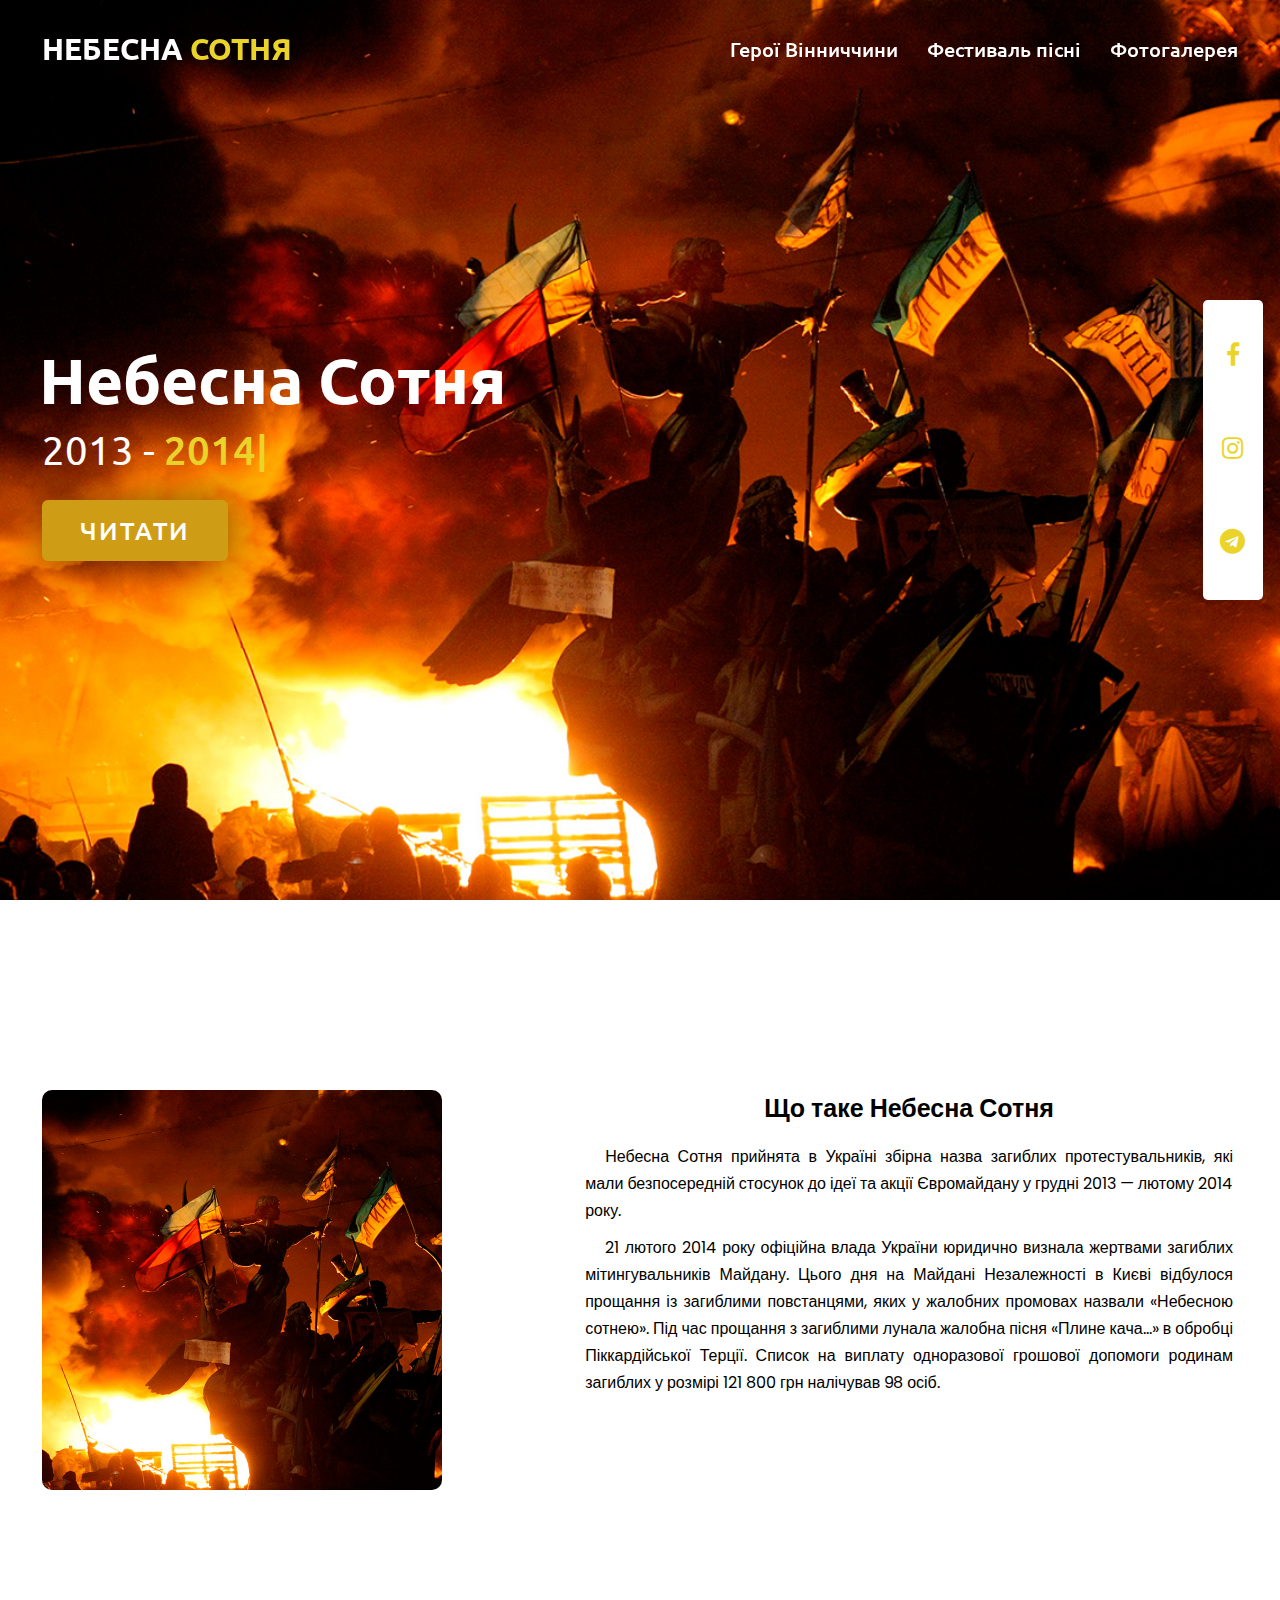
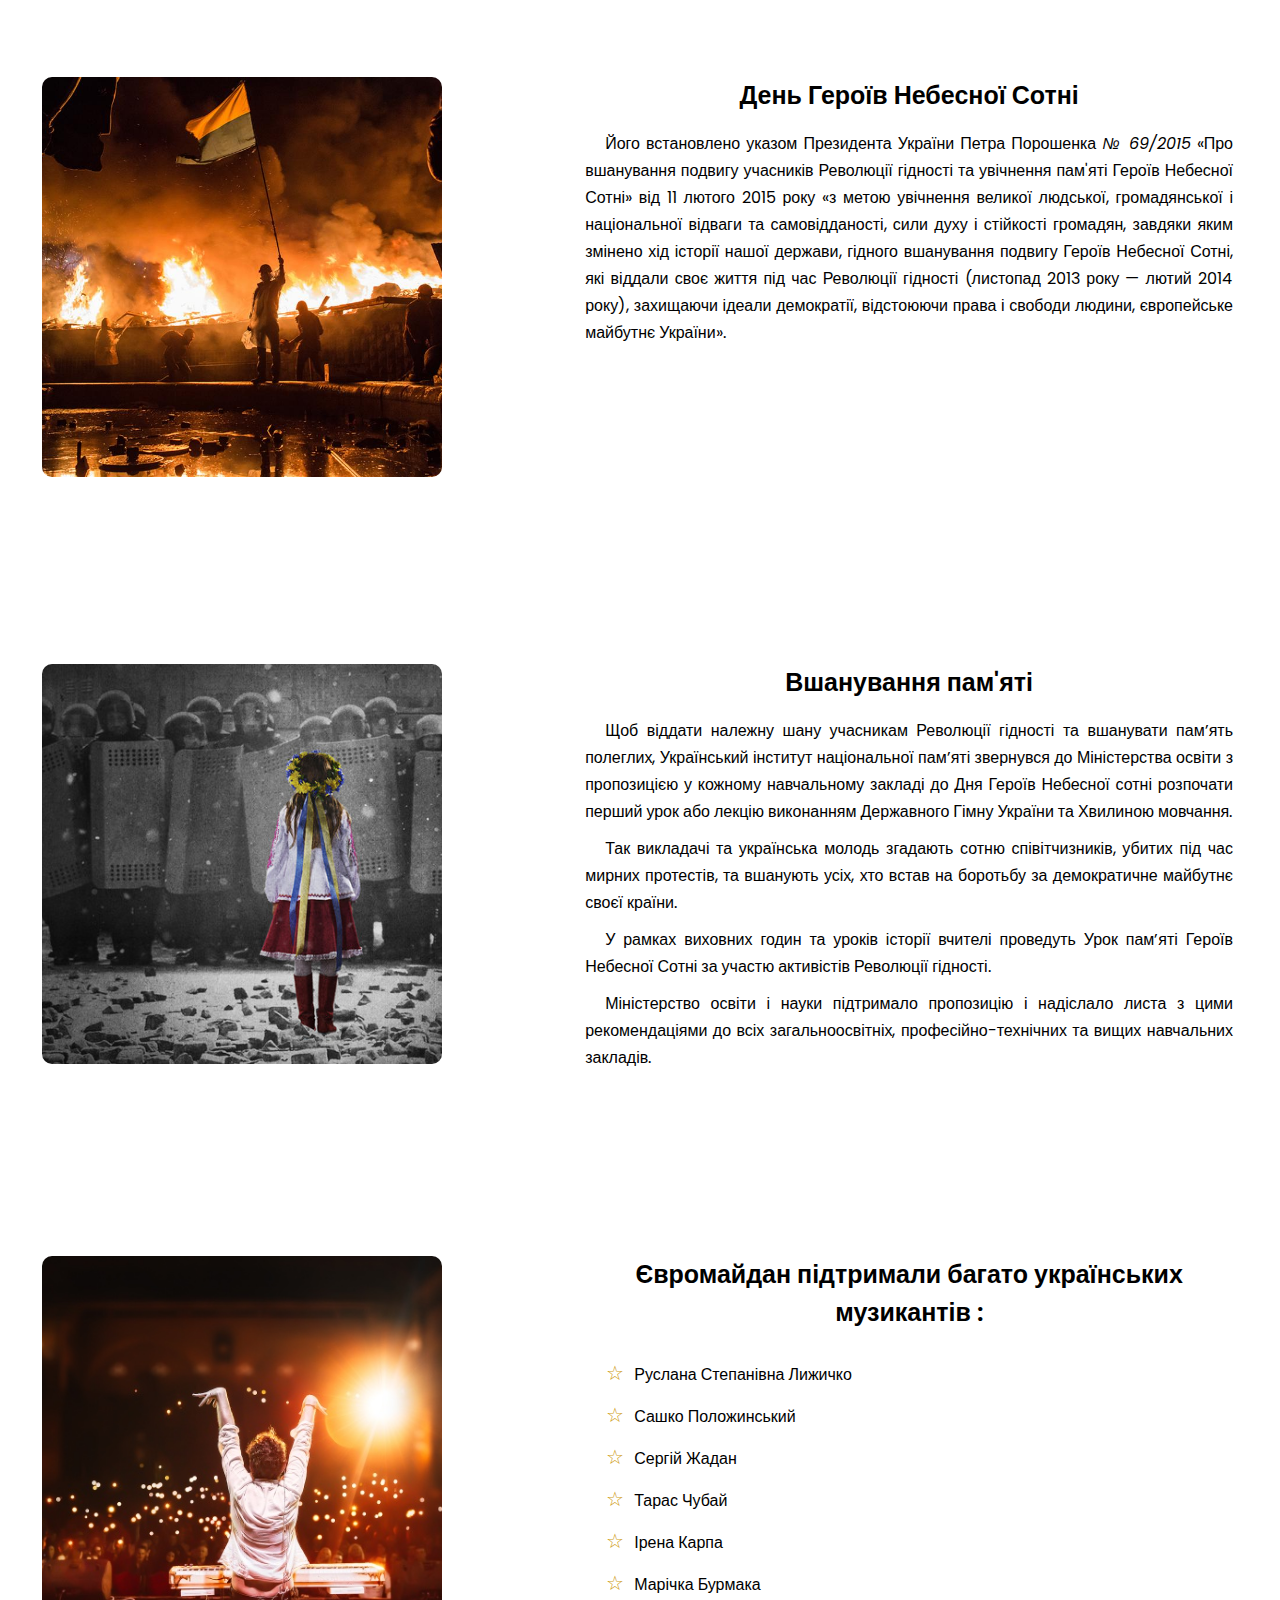
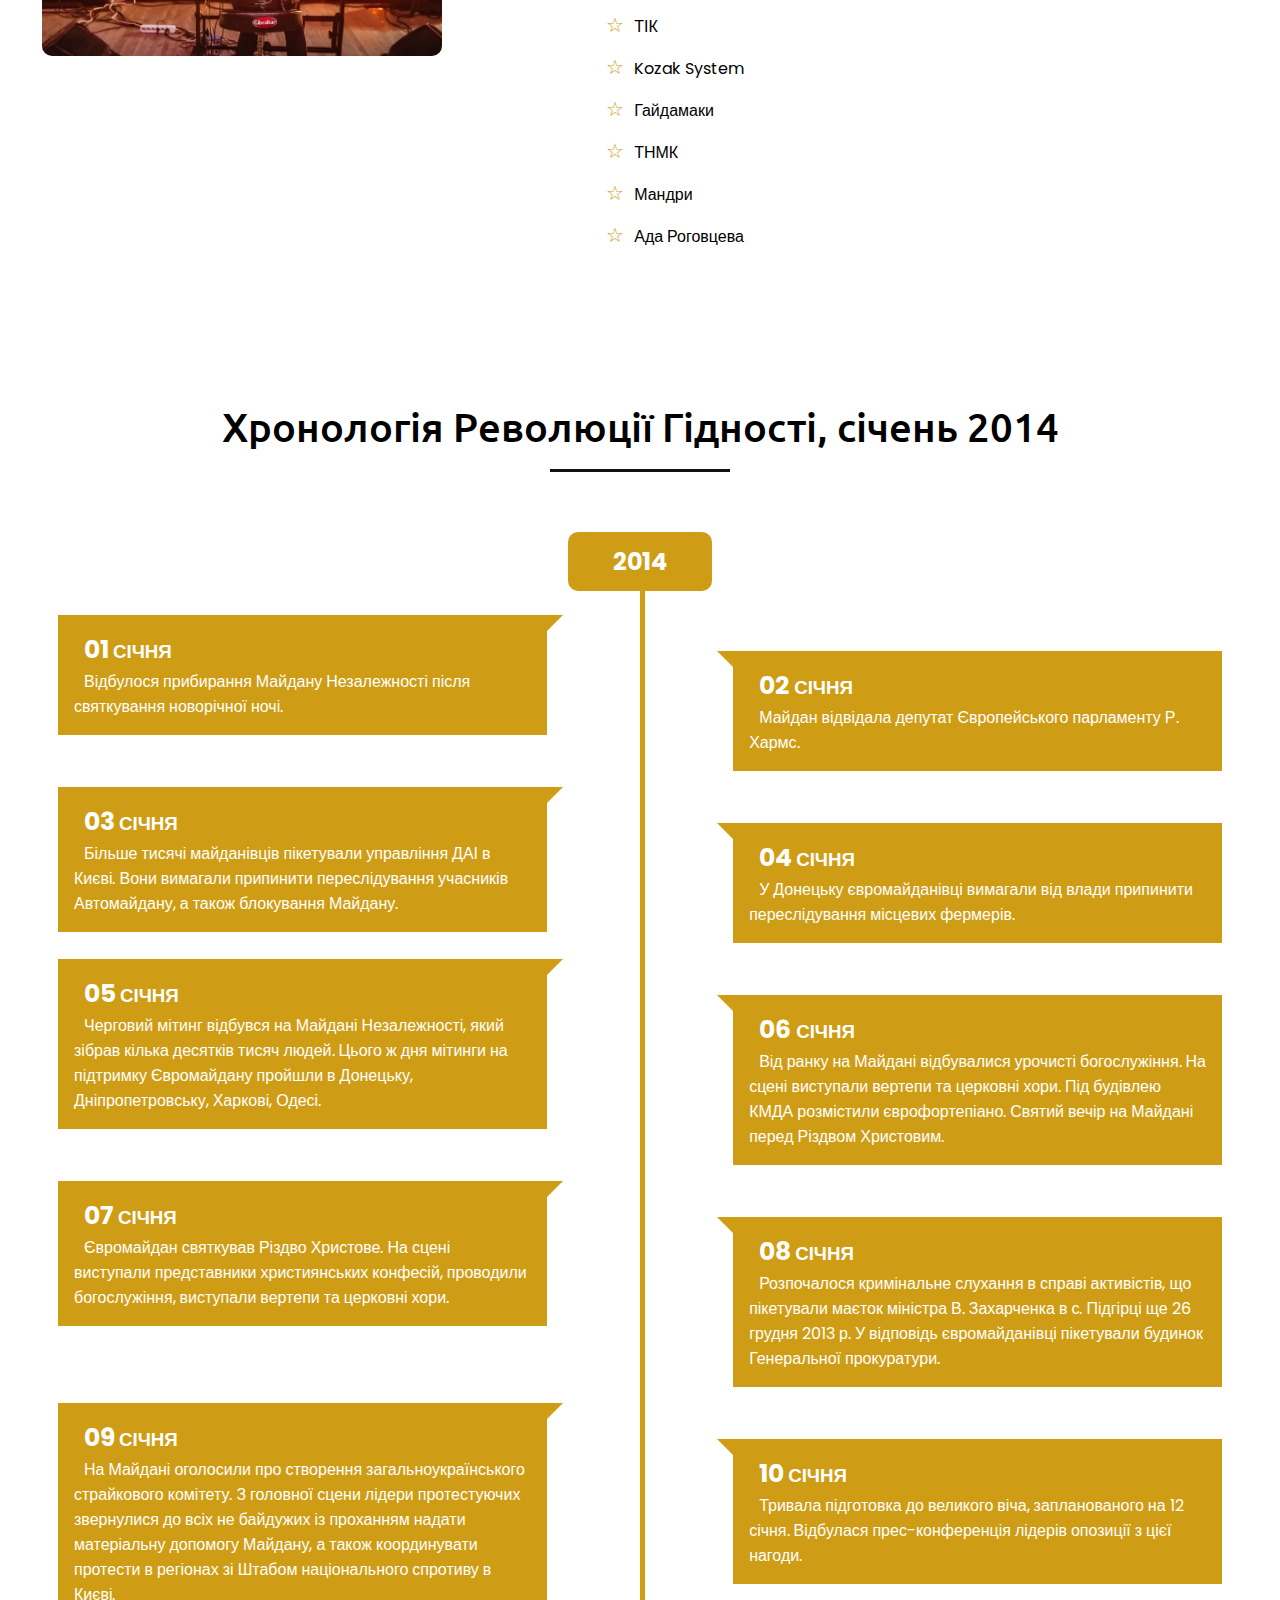
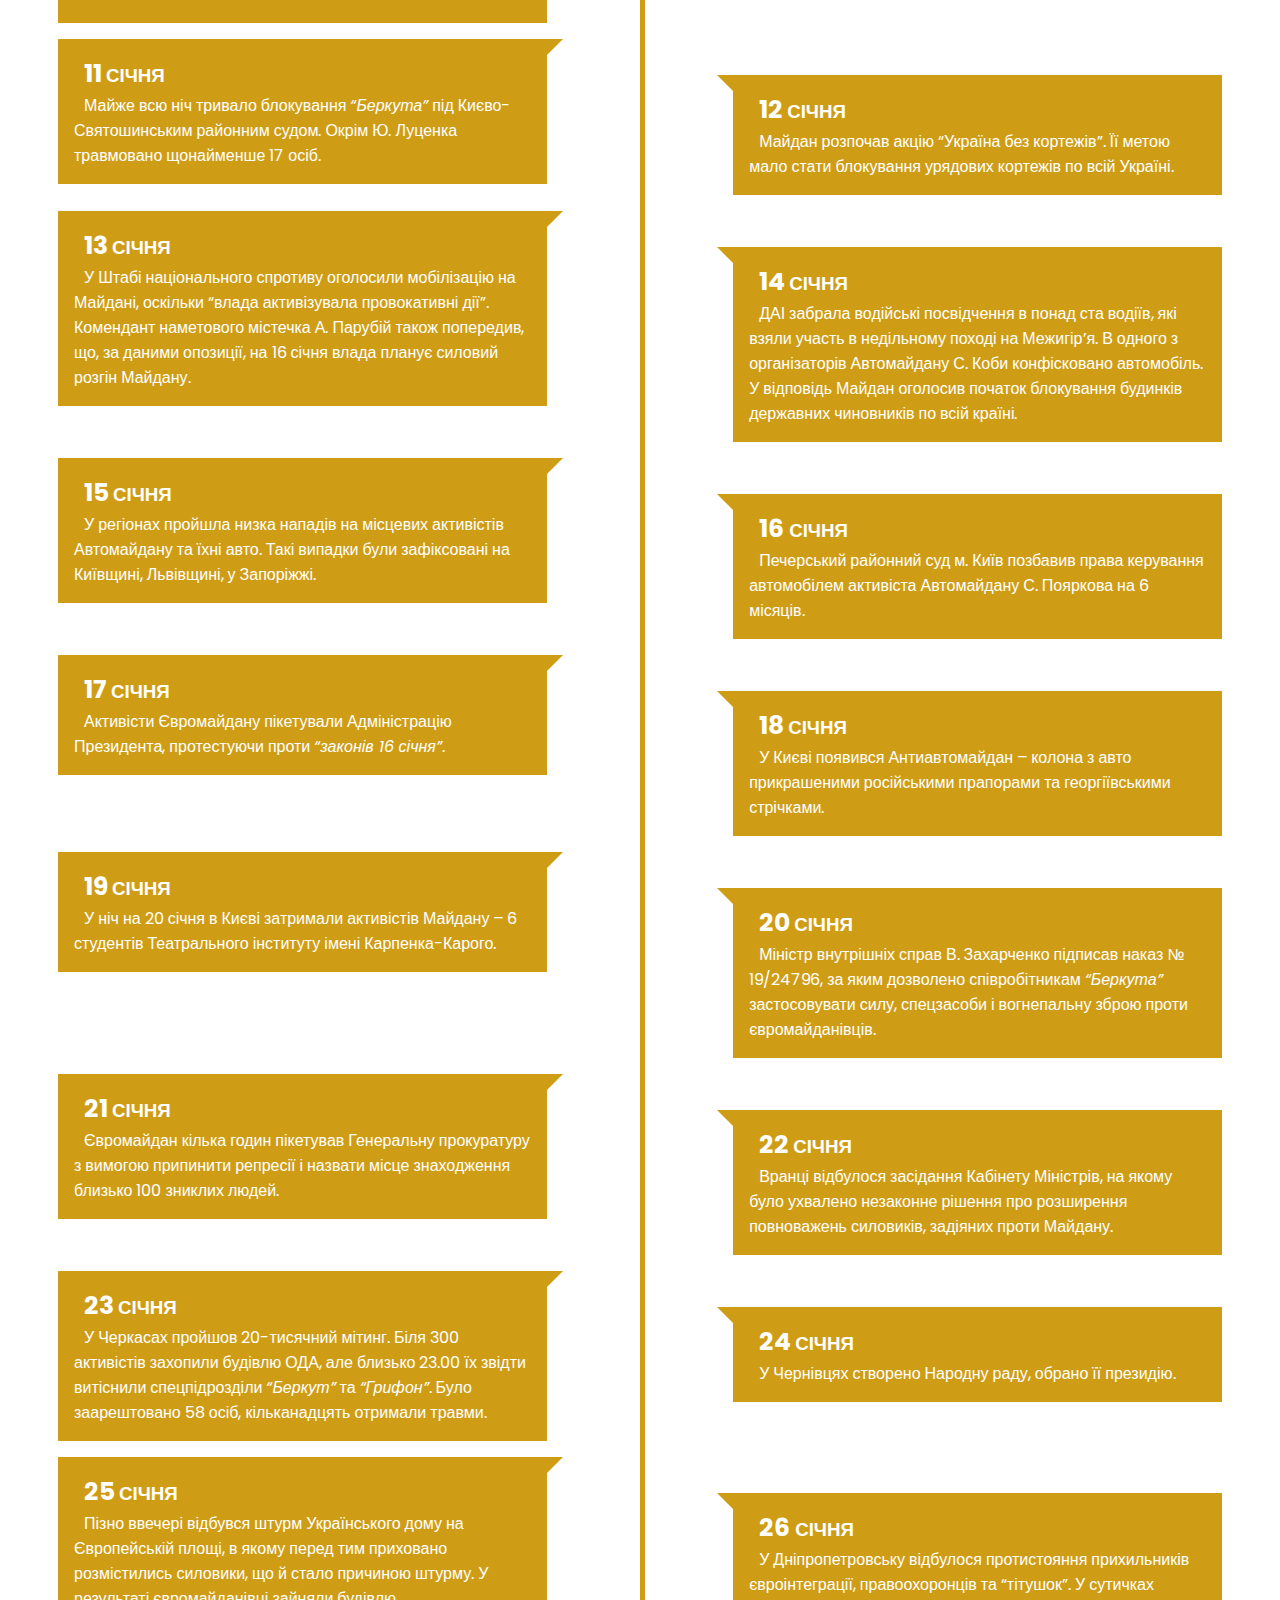
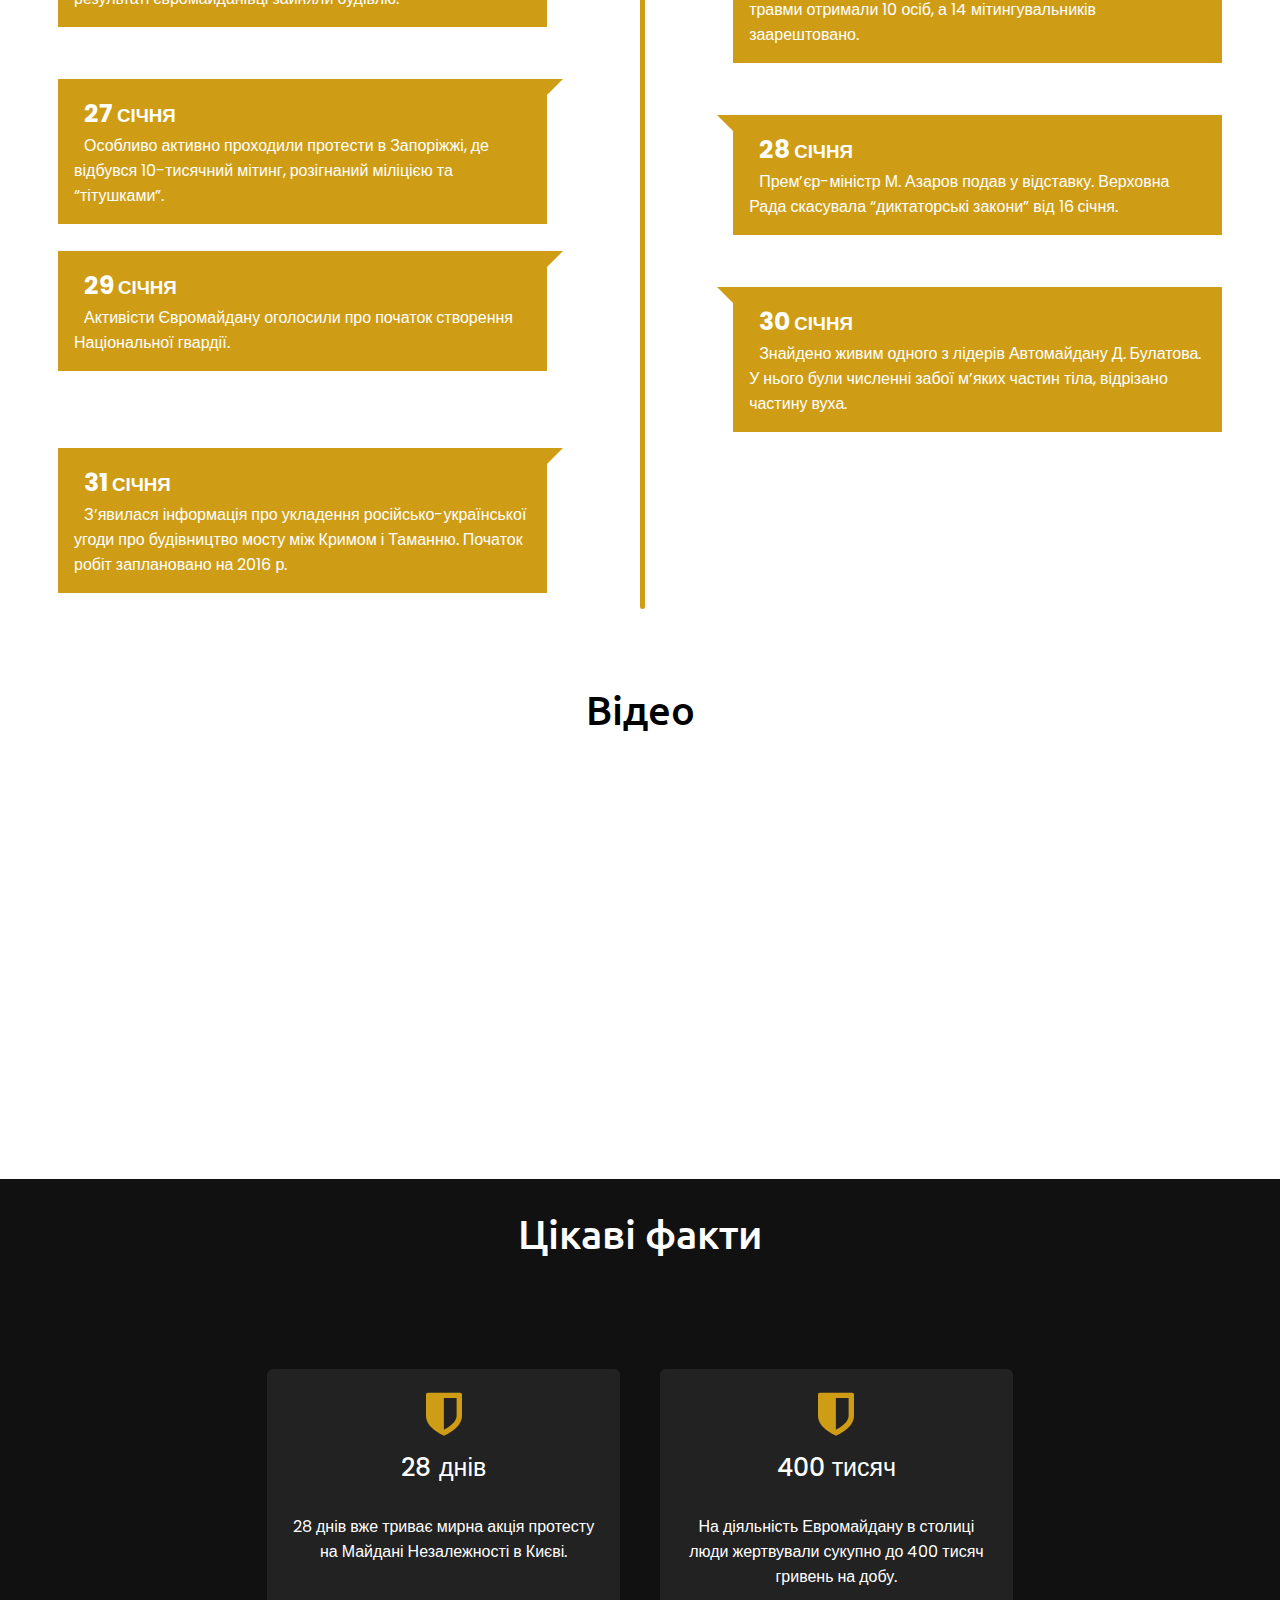
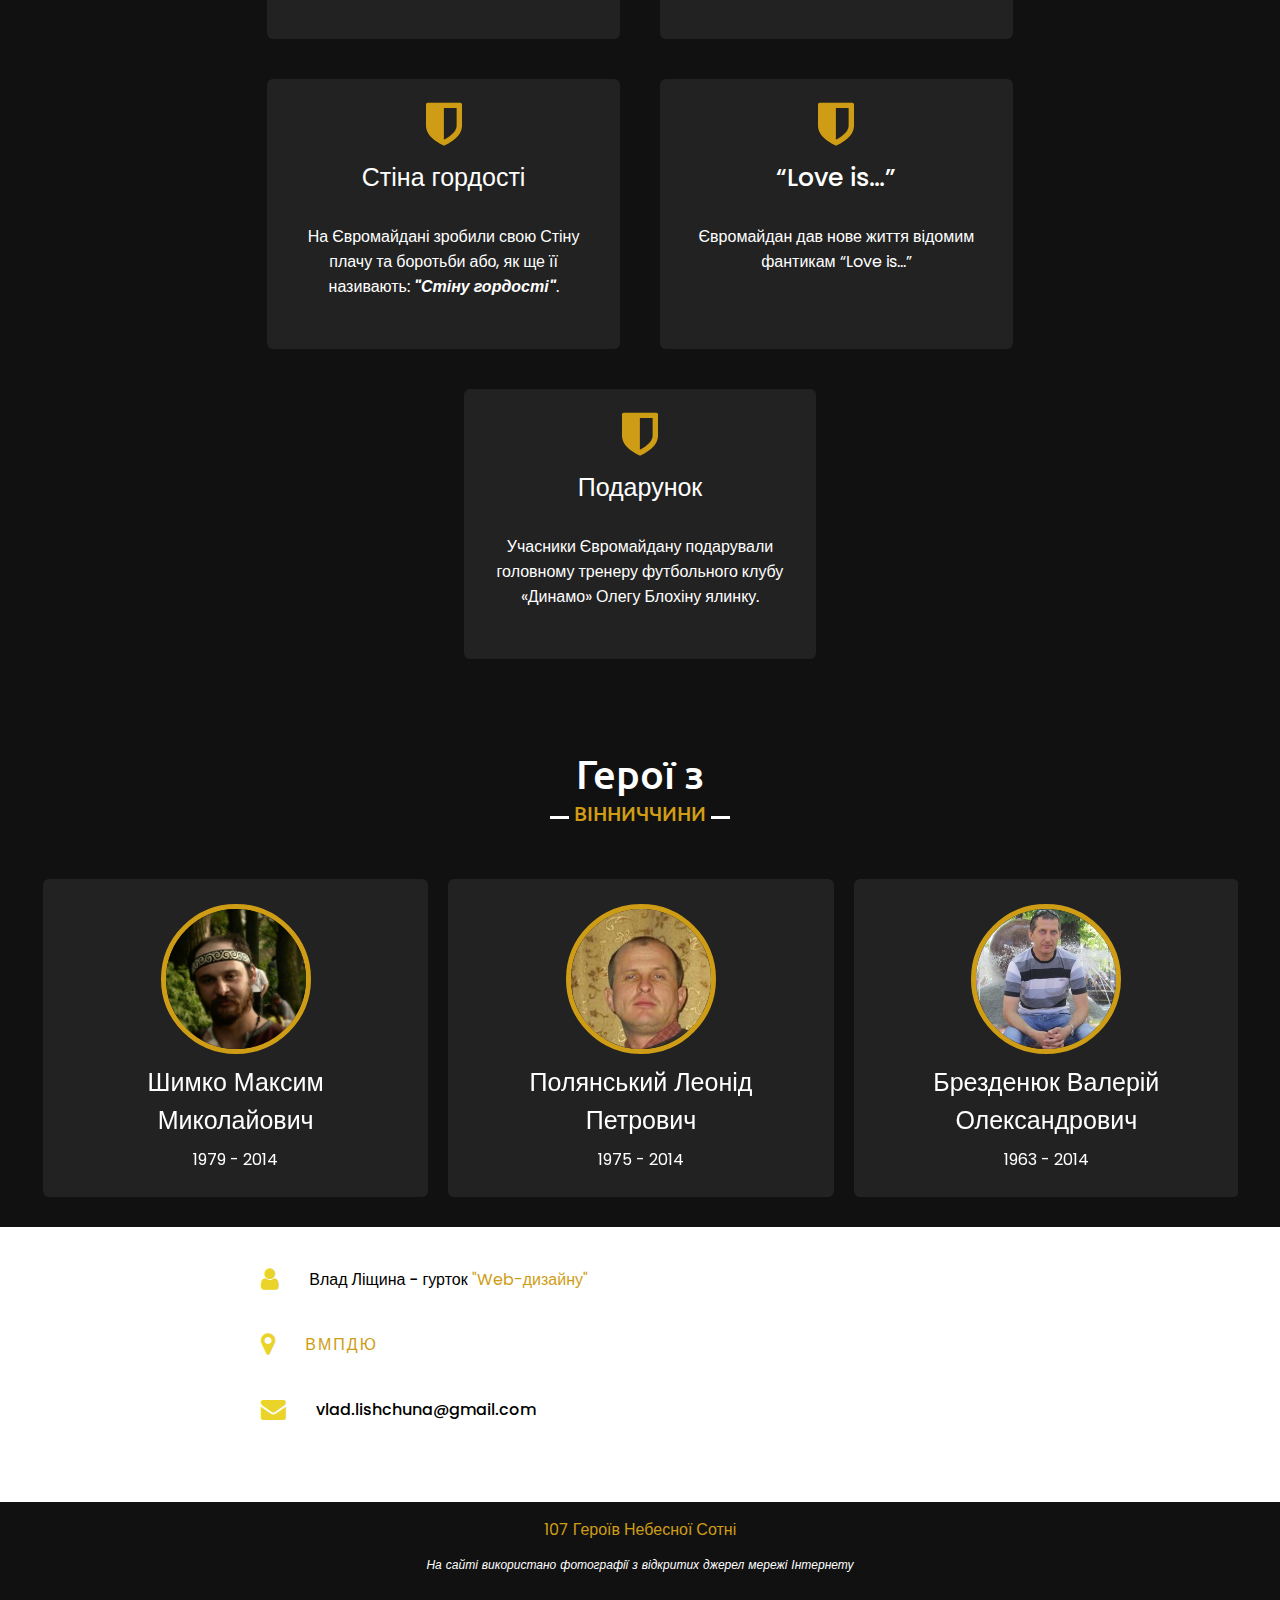
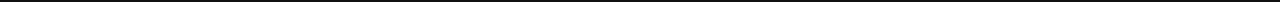
<file: index.html>
<!DOCTYPE html>
<html lang="ua">
<head>
    <meta charset="UTF-8">
    <meta name="viewport" content="width=device-width, initial-scale=1.0">
    <title>Небесна Сотня</title>
    <meta http-equiv="X-UA-Compatible" content="Небесна Сотня прийнята в Україні збірна назва загиблих протестувальників, 
                        які мали безпосередній стосунок до ідеї та акції Євромайдану у грудні 2013 — лютому 2014 року. Євромайдан. 2013 - 2014 ">
    <link rel="shortcut icon" href="images/logosites.png" type="image/x-icon">
    <link rel="stylesheet" href="css/style.css">
    <link rel="stylesheet" type="text/css" href="https://fonts.googleapis.com/css2?family=Poppins:wght@400;500;600;700&family=Ubuntu:wght@400;500;700&display=swap">
    <link rel="stylesheet" type="text/css" href="https://stackpath.bootstrapcdn.com/font-awesome/4.7.0/css/font-awesome.min.css">
</head>
<body>
    <div class="scroll-up-btn">
        <i class="fa fa-angle-up" aria-hidden="true"></i>
    </div>

    <nav class="navbar">
        <div class="max-width">
            <div class="logo"><a href="index.html">Небесна <span>Сотня</span></a></div>
            <div class="menu_con">
                  <ul class="menu">

                    <li><a href="#teams" class="menu-btn">Герої Вінниччини</a></li>
                    <li><a href="profile/festival.html" class="menu-btn">Фестиваль пісні</a></li>
                    <li><a href="profile/photo_gallery.html" class="menu-btn">Фотогалерея</a></li>
                                        
                    
                </ul>
            </div>
            
            <div class="menu-btn">
               <i class="fa fa-bars" aria-hidden="true"></i>
            </div>
        </div>
    </nav>

    <!-- home section start -->
    <section class="home" id="home">
        <div class="max-width">
            <div class="home-content">
                <div class="text-2">Небесна Сотня</div>
                <div class="text-3"> 2013 -  <span class="typing"></span></div>
                <a href="#about" >Читати</a>
            </div>
        </div>
    </section>

    <div class="sidebar">
        <div class="sidebar_con">
            <div class="icon-item">
                <a href="https://www.facebook.com/" taget="_blank" class="icon-link">
                    <i class="fa fa-facebook" aria-hidden="true"></i>
                </a>
            </div>
            <div class="icon-item">
                <a href="https://www.instagram.com/" target="_blank" class="icon-link">
                    <i class="fa fa-instagram" aria-hidden="true"></i>
                </a>
            </div>
            <div class="icon-item">
                <a href="https://web.telegram.org" target="_blank" class="icon-link">
                    <i class="fa fa-telegram" aria-hidden="true"></i>
                </a>
            </div>
        </div>
    </div>
    

    <div class="section-content">
      <section class="about" id="about">
        <div class="max-width">
            <div class="about-content">
                <div class="column left">
                    <img src="images/fonhead.jpg" alt=" Небесна Сотня прийнята в Україні збірна назва загиблих протестувальників.">
                </div>
                <div class="column right">
                    <div class="text"> Що таке  Небесна Сотня</div>

                    <p>
                        Небесна Сотня прийнята в Україні збірна назва загиблих протестувальників, 
                        які мали безпосередній стосунок до ідеї та акції Євромайдану у грудні 2013 — лютому 2014 року.
                    </p>

                    <p>
                        21 лютого 2014 року офіційна влада України юридично визнала жертвами загиблих мітингувальників Майдану. 
                        Цього дня на Майдані Незалежності в Києві відбулося прощання із загиблими повстанцями, яких у жалобних промовах назвали «Небесною сотнею». 
                        Під час прощання з загиблими лунала жалобна пісня «Плине кача…» в обробці Піккардійської Терції. 
                        Список на виплату одноразової грошової допомоги родинам загиблих у розмірі 121 800 грн налічував 98 осіб.
                    </p>
                </div>
            </div>
        </div>
      </section>

    <section class="about">
        <div class="max-width">
            <div class="about-content">
                <div class="column left">
                    <img src="images/photo11.jpg" alt="День Героїв Небесної Сотні">
                </div>
                <div class="column right">
                    <div class="text"> 
                           День Героїв Небесної Сотні
                    </div> 
                        <p>
                            Його встановлено указом Президента України Петра Порошенка <em>№ 69/2015</em> «Про вшанування подвигу учасників Революції гідності та увічнення пам'яті Героїв Небесної Сотні» 
                            від 11 лютого 2015 року «з метою увічнення великої людської, громадянської і національної відваги та самовідданості, сили духу і стійкості громадян, завдяки яким змінено хід історії нашої держави, 
                            гідного вшанування подвигу Героїв Небесної Сотні, 
                            які віддали своє життя під час Революції гідності (листопад 2013 року — лютий 2014 року), захищаючи ідеали демократії, відстоюючи права і свободи людини, європейське майбутнє України».
                        </p> 
            </div>
        </div>
    </section>
        
    <section class="about">
        <div class="max-width">
            <div class="about-content">
                <div class="column left">
                    <img src="images/photo8.jpg" alt=" Ушанування пам'яті Небесної сотні">
                </div>
                <div class="column right">
                    <div class="text"> 
                           Вшанування пам'яті 
                    </div> 
                        <p>
                            Щоб віддати належну шану учасникам Революції гідності та вшанувати пам’ять полеглих, Український інститут 
                            національної пам’яті звернувся до Міністерства освіти з пропозицією у кожному навчальному закладі до Дня Героїв
                            Небесної сотні розпочати перший урок або лекцію виконанням Державного Гімну України та Хвилиною мовчання.
                        </p>
                        <p>
                            Так викладачі та українська молодь згадають сотню співітчизників, убитих під час мирних протестів, та вшанують усіх,
                            хто встав на боротьбу за демократичне майбутнє своєї країни.
                        </p>
                        <p>
                            У рамках виховних годин та уроків історії вчителі проведуть Урок пам’яті Героїв Небесної Сотні за участю активістів Революції гідності.
                        </p>
                        <p>
                            Міністерство освіти і науки підтримало пропозицію і надіслало листа з цими рекомендаціями до всіх загальноосвітніх, професійно-технічних
                            та вищих навчальних закладів.
                        </p>
            </div>
        </div>
    </section>
    
     <section class="about">
        <div class="max-width">
            <div class="about-content">
                <div class="column left">
                    <img src="images/helpmus.jpg" alt=" Ушанування пам'яті Небесної сотні">
                </div>
                <div class="column right">
                    <div class="text"> 
                            Євромайдан підтримали багато українських музикантів :
                    </div>  
                        <p>
                           <ul class="list_music">
                                <li>Руслана Степанівна Лижичко</li>
                                <li>Сашко Положинський</li>
                                <li>Сергій Жадан</li>
                                <li>Тарас Чубай</li>
                                <li>Ірена Карпа</li>
                                <li>Марічка Бурмака</li>
                                <li>ТІК</li>
                                <li>Kozak System</li>
                                <li>Гайдамаки</li>   
                                <li>ТНМК</li>
                                <li>Мандри</li>
                                <li>Ада Роговцева</li>
                            </ul>
                        </p>
                
            </div>
        </div>
    </section>
    
     <section class="timelinel-con">
        <div class="max-width">
            <div class="container">
                <h1 class="title">Хронологія Революції Гідності, січень 2014</h1>
              <div class="timeline">
                <h2>2014</h2>
                
                <ul>
                  <li>
                    <h3><span>01</span> січня</h3>
                    <p>Відбулося прибирання Майдану Незалежності після святкування новорічної ночі.</p>
                  </li>
                  <li>
                    <h3><span>02</span> січня</h3>
                    <p>Майдан відвідала депутат Європейського парламенту Р. Хармс.</p>
                  </li>
                  <li>
                    <h3><span>03</span> січня</h3>
                    <p>Більше тисячі майданівців пікетували управління ДАІ в Києві. Вони вимагали припинити переслідування учасників Автомайдану, а також блокування Майдану.</p>
                  </li>
                  <li>
                    <h3><span>04</span> січня</h3>
                    <p>У Донецьку євромайданівці вимагали від влади припинити переслідування місцевих фермерів.</p>
                  </li>
                  <li>
                    <h3><span>05</span> січня</h3>
                    <p>Черговий мітинг відбувся на Майдані Незалежності, який зібрав кілька десятків тисяч людей. Цього ж дня мітинги на підтримку Євромайдану пройшли в Донецьку, Дніпропетровську, Харкові, Одесі.</p>
                  </li>
                  <li>
                    <h3><span>06</span> січня</h3>
                    <p>Від ранку на Майдані відбувалися урочисті богослужіння. На сцені виступали вертепи та церковні хори. Під будівлею КМДА розмістили єврофортепіано. Святий вечір на Майдані перед Різдвом Христовим.</p>
                  </li>
                  <li>
                    <h3><span>07</span> січня</h3>
                    <p>Євромайдан святкував Різдво Христове. На сцені виступали представники християнських конфесій, проводили богослужіння, виступали вертепи та церковні хори.</p>
                  </li>
                  <li>
                    <h3><span>08</span> січня</h3>
                    <p>Розпочалося кримінальне слухання в справі активістів, що пікетували маєток міністра В. Захарченка в с. Підгірці ще 26 грудня 2013 р. У відповідь євромайданівці пікетували будинок Генеральної прокуратури.</p>
                  </li>
                  <li>
                    <h3><span>09</span> січня</h3>
                    <p>На Майдані оголосили про створення загальноукраїнського страйкового комітету. З головної сцени лідери протестуючих звернулися до всіх не байдужих із проханням надати матеріальну допомогу Майдану, а також координувати протести в регіонах зі Штабом національного спротиву в Києві.</p>
                  </li>
                  <li>
                    <h3><span>10</span> січня</h3>
                    <p>Тривала підготовка до великого віча, запланованого на 12 січня. Відбулася прес-конференція лідерів опозиції з цієї нагоди.</p>
                  </li>
                  <li>
                    <h3><span>11</span> січня</h3>
                    <p>Майже всю ніч тривало блокування <em>“Беркута”</em> під Києво-Святошинським районним судом. Окрім Ю. Луценка травмовано щонайменше 17 осіб.</p>
                  </li>
                  <li>
                    <h3><span>12</span> січня</h3>
                    <p>Майдан розпочав акцію “Україна без кортежів”. Її метою мало стати блокування урядових кортежів по всій Україні.</p>
                  </li>
                  <li>
                    <h3><span>13</span> січня</h3>
                    <p>У Штабі національного спротиву оголосили мобілізацію на Майдані, оскільки “влада активізувала провокативні дії”. Комендант наметового містечка А. Парубій також попередив, що, за даними опозиції, на 16 січня влада планує силовий розгін Майдану.</p>
                  </li>
                  <li>
                    <h3><span>14</span> січня</h3>
                    <p>ДАІ забрала водійські посвідчення в понад ста водіїв, які взяли участь в недільному поході на Межигір’я. В одного з організаторів Автомайдану С. Коби конфісковано автомобіль. У відповідь Майдан оголосив початок блокування будинків державних чиновників по всій країні.</p>
                  </li>
                  <li>
                    <h3><span>15</span> січня</h3>
                    <p>У регіонах пройшла низка нападів на місцевих активістів Автомайдану та їхні авто. Такі випадки були зафіксовані на Київщині, Львівщині, у Запоріжжі.</p>
                  </li>
                  <li>
                    <h3><span>16</span> січня</h3>
                    <p>Печерський районний суд м. Київ позбавив права керування автомобілем активіста Автомайдану С. Пояркова на 6 місяців.</p>
                  </li>
                  <li>
                    <h3><span>17</span> січня</h3>
                    <p>Активісти Євромайдану пікетували Адміністрацію Президента, протестуючи проти <em>“законів 16 січня”</em>.</p>
                  </li>
                  <li>
                    <h3><span>18</span> січня</h3>
                    <p>У Києві появився Антиавтомайдан – колона з авто прикрашеними російськими прапорами та георгіївськими стрічками.</p>
                  </li>
                  <li>
                    <h3><span>19</span> січня</h3>
                    <p>У ніч на 20 січня в Києві затримали активістів Майдану – 6 студентів Театрального інституту імені Карпенка-Карого.</p>
                  </li>
                  <li>
                    <h3><span>20</span> січня</h3>
                    <p>Міністр внутрішніх справ В. Захарченко підписав наказ № 19/24796, за яким дозволено співробітникам <em>“Беркута”</em> застосовувати силу, спецзасоби і вогнепальну зброю проти євромайданівців. </p>
                  </li>
                  <li>
                    <h3><span>21</span> січня</h3>
                    <p>Євромайдан кілька годин пікетував Генеральну прокуратуру з вимогою припинити репресії і назвати місце знаходження близько 100 зниклих людей.</p>
                  </li>
                  <li>
                    <h3><span>22</span> січня</h3>
                    <p>Вранці відбулося засідання Кабінету Міністрів, на якому було ухвалено незаконне рішення про розширення повноважень силовиків, задіяних проти Майдану. </p>
                  </li>
                  <li>
                    <h3><span>23</span> січня</h3>
                    <p>У Черкасах пройшов 20-тисячний мітинг. Біля 300 активістів захопили будівлю ОДА, але близько 23.00 їх звідти витіснили спецпідрозділи <em>“Беркут”</em> та <em>“Грифон”</em>. Було заарештовано 58 осіб, кільканадцять отримали травми.</p>
                  </li>
                  <li>
                    <h3><span>24</span> січня</h3>
                    <p>У Чернівцях створено Народну раду, обрано її президію.</p>
                  </li>
                  <li>
                    <h3><span>25</span> січня</h3>
                    <p>Пізно ввечері відбувся штурм Українського дому на Європейській площі, в якому перед тим приховано розмістились силовики, що й стало причиною штурму. У результаті євромайданівці зайняли будівлю.</p>
                  </li>
                  <li>
                    <h3><span>26</span> січня</h3>
                    <p>У Дніпропетровську відбулося протистояння прихильників євроінтеграції, правоохоронців та “тітушок”. У сутичках травми отримали 10 осіб, а 14 мітингувальників заарештовано.</p>
                  </li>
                  <li>
                    <h3><span>27</span> січня</h3>
                    <p>
                    Особливо активно проходили протести в Запоріжжі, де відбувся 10-тисячний мітинг, розігнаний міліцією та “тітушками”.
                </p>
                  </li>
                  <li>
                    <h3><span>28</span> січня</h3>
                    <p>Прем’єр-міністр М. Азаров подав у відставку. Верховна Рада скасувала “диктаторські закони” від 16 січня.</p>
                  </li>
                  <li>
                    <h3><span>29</span> січня</h3>
                    <p>Активісти Євромайдану оголосили про початок створення Національної гвардії.</p>
                  </li>
                  <li>
                    <h3><span>30</span> січня</h3>
                    <p>Знайдено живим одного з лідерів Автомайдану Д. Булатова. У нього були численні забої м’яких частин тіла, відрізано частину вуха.</p>
                  </li>
                  <li>
                    <h3><span>31</span> січня</h3>
                    <p>З’явилася інформація про укладення російсько-української угоди про будівництво мосту між Кримом і Таманню. Початок робіт заплановано на 2016 р.</p>
                  </li>
                </ul>
              </div>
            </div>
        </div>
    </section>   
            
    <section class="video">
        <div class="max-width">
            <h2 class="title-card">Відео</h2>
            <div class="box-video">

                <div class="video-item">
                   <iframe src="https://www.youtube.com/embed/K0icRY1Ae5A" frameborder="0" allow="accelerometer; autoplay; clipboard-write; encrypted-media; gyroscope; picture-in-picture" allowfullscreen></iframe>
                </div>

                <div class="video-item">
                   <iframe width="560" height="315" src="https://www.youtube.com/embed/IEtf8n0NqVY" frameborder="0" allow="accelerometer; autoplay; clipboard-write; encrypted-media; gyroscope; picture-in-picture" allowfullscreen></iframe>
                </div>
            </div>
        </div>
    </section>
  </div>


    <!-- services section start -->
    <section class="services" id="services">
        <div class="max-width">
            <h2 class="title-card">Цікаві факти</h2>
            <div class="serv-content">
                <div class="card">
                    <div class="box">
                        <i class="fa fa-shield" aria-hidden="true"></i>
                        <div class="text">28 днів</div>
                        <p>28 днів вже триває мирна акція протесту на Майдані Незалежності в Києві.</p>
                    </div>
                </div>
                <div class="card">
                    <div class="box">
                        <i class="fa fa-shield" aria-hidden="true"></i>
                        <div class="text">400 тисяч</div>
                        <p>На діяльність Евромайдану в столиці люди жертвували сукупно до 400 тисяч гривень на добу.</p>
                    </div>
                </div>
                <div class="card">
                    <div class="box">
                        <i class="fa fa-shield" aria-hidden="true"></i>
                        <div class="text">Стіна гордості</div>
                        <p>На Євромайдані зробили свою Стіну плачу та боротьби або, як ще її називають: <strong><em>"Стіну гордості"</em></strong>.</p>
                    </div>
                </div>
                <div class="card">
                    <div class="box">
                        <i class="fa fa-shield" aria-hidden="true"></i>
                        <div class="text">“Love is…”</div>
                        <p>Євромайдан дав нове життя відомим фантикам “Love is…”</p>
                    </div>
                </div>
                <div class="card">
                    <div class="box">
                        <i class="fa fa-shield" aria-hidden="true"></i>
                        <div class="text">Подарунок </div>
                        <p>Учасники Євромайдану подарували головному тренеру футбольного клубу «Динамо» Олегу Блохіну ялинку.</p>
                    </div>
                </div>
               </div>
            </div>
        </div>
    </section>


    <!-- teams section start -->
    <section class="teams" id="teams">
        <div class="max-width">
            <h2 class="title">Герої з</h2>
            <div class="carousel owl-carousel">
                <div class="card">
                   <a href="profile/shimko_maxim.html"class="box">
                        <img src="images/shimko.jpg" alt="">
                        <div class="text">Шимко Максим Миколайович</div>
                        <p>1979 - 2014</p>
                    </a>
                </div>
                <div class="card">
                    <a href="profile/leonid_polyansky.html"class="box">
                        <img src="images/leonid.jpg" alt="">
                        <div class="text">Полянський Леонід Петрович</div>
                        <p>1975 - 2014</p>
                    </a>
                        
                    
                </div>
                <div class="card">
                    <a href="profile/valery_brezdenyuk.html"class="box">
                        <img src="images/valery.jpg" alt="">
                        <div class="text">Брезденюк Валерій Олександрович</div>
                        <p>1963 - 2014</p>
                    </a>
                </div>
            </div>
        </div>
    </section>

    <section class="contact" id="contact">
        <div class="max-width">
            <div class="contact-content">
                <div class="column left">
                    <div class="icons">
                        <div class="row">
                            <i class="fa fa-user" aria-hidden="true"></i>
                            <div class="info">
                                <div class="head" class="aftor">Влад Ліщина - гурток <a href="https://www.facebook.com/vmpduweb/"  target="_blank" class="web">"Web-дизайну" </a></div>
                            </div>
                        </div>
                        <div class="row">
                            <i class="fa fa-map-marker" aria-hidden="true"></i>
                            <div class="info">
                                <div class="head"><a href="https://vmpdu.edu.vn.ua/" target="_blank" class="map_link">ВМПДЮ</a></div>
                            </div>
                        </div>
                        
                        <div class="row">
                           <i class="fa fa-envelope" aria-hidden="true"></i>
                            <div class="info">
                                <div class="head">
                                  <a href="mailto:vlad.lishchuna@gmail.com" class="email"> vlad.lishchuna@gmail.com</a>
                                </div>
                            </div>
                        </div>
                    </div>
                </div>
            </div>
        </div>
    </section>

    <!-- footer section start -->
   <footer>
        <span><a href="https://nebesnasotnya.com/" target="_blank"> 107 Героїв Небесної Сотні</a></span>
        <p class="footer-info">
            <em>На сайті використано фотографії з відкритих джерел мережі Інтернету</em>
        </p>
        <div class="sidebar_footer">
            <div class="sidebar_con_foter">
                <div class="icon-item">
                <a href="https://www.facebook.com/" taget="_blank" class="icon-link">
                    <i class="fa fa-facebook" aria-hidden="true"></i>
                </a>
            </div>
            <div class="icon-item">
                <a href="https://www.instagram.com/" taget="_blank"  class="icon-link">
                    <i class="fa fa-instagram" aria-hidden="true"></i>
                </a>
            </div>
            <div class="icon-item">
                <a href="https://web.telegram.org" class="icon-link">
                    <i class="fa fa-telegram" taget="_blank" aria-hidden="true"></i>
                </a>
            </div>
            </div>
        </div>
    </footer>

    
    <script src="js/jquery/v3.js"></script>
    <script src="js/jquery/typed.js"></script>
    <script src="js/jquery/owl.carousel.js"></script>
    <script src="js/script.js"></script>
</body>
</html>
</file>
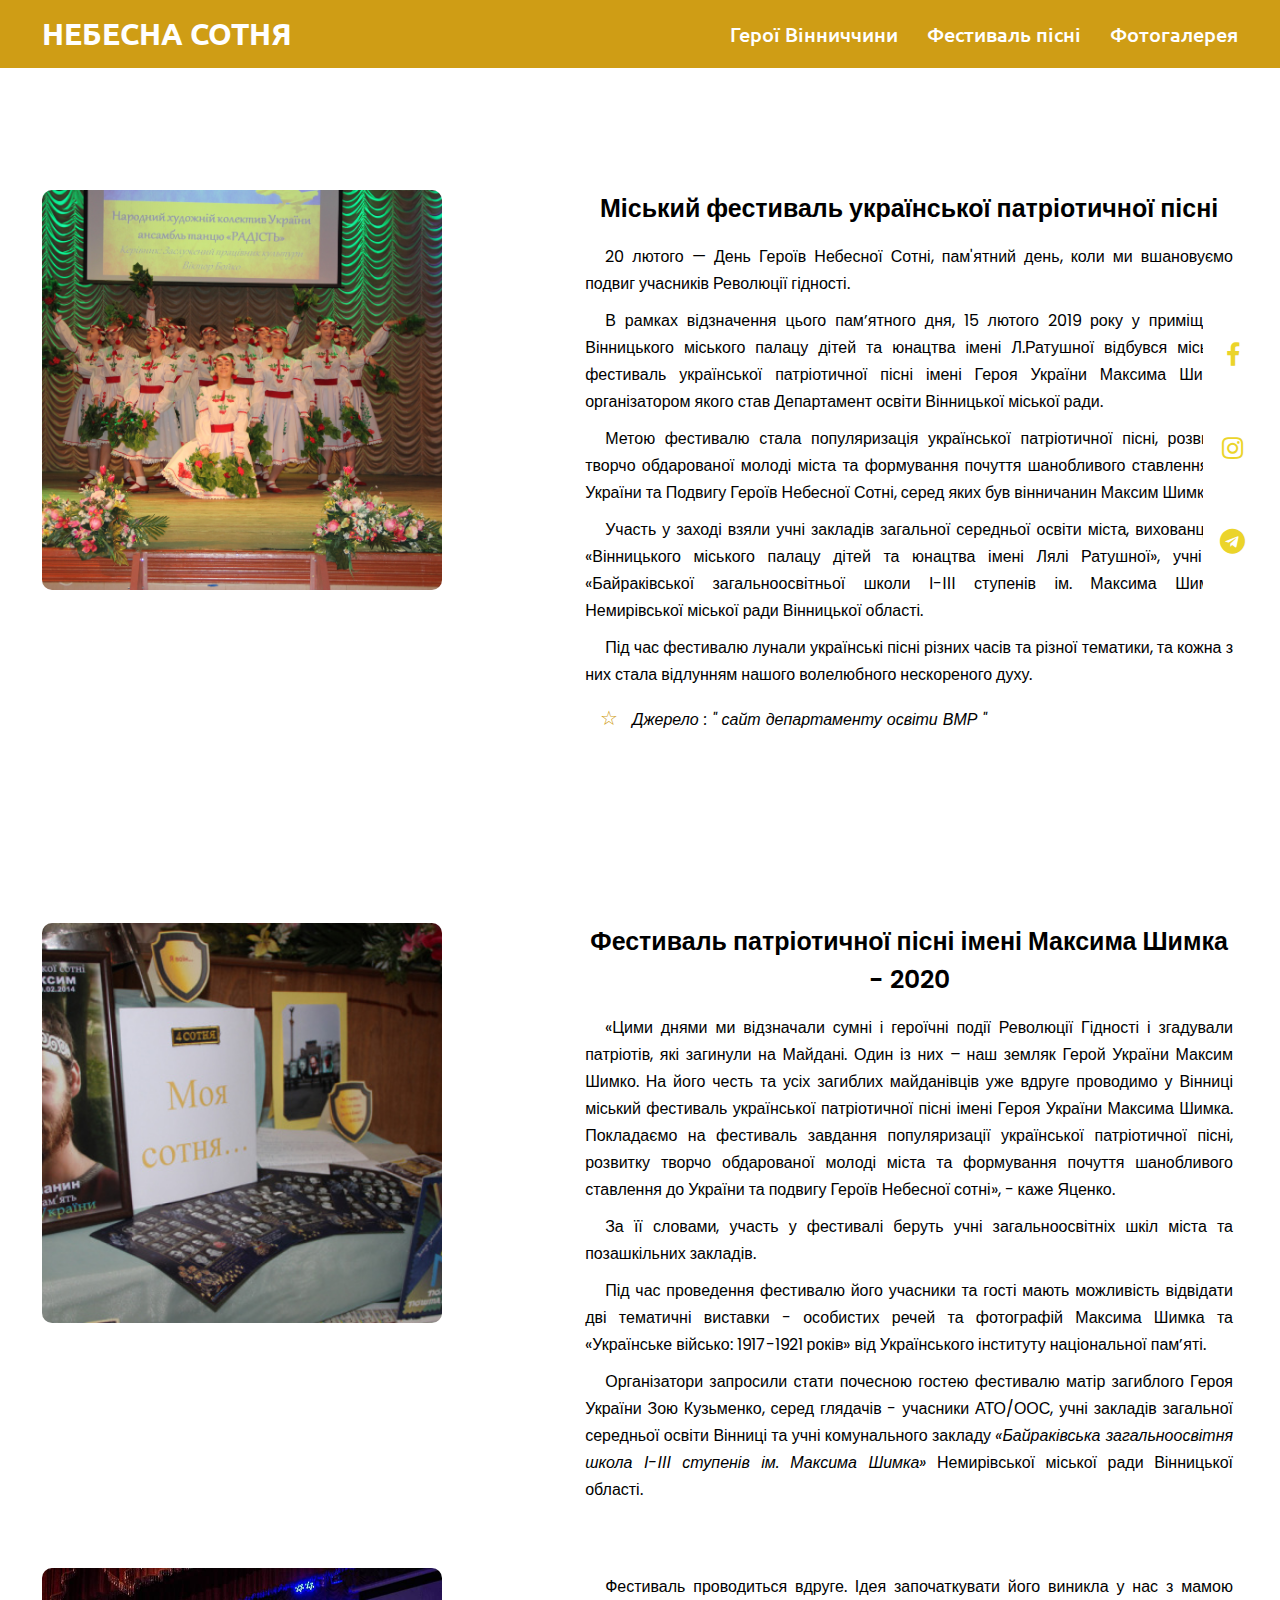
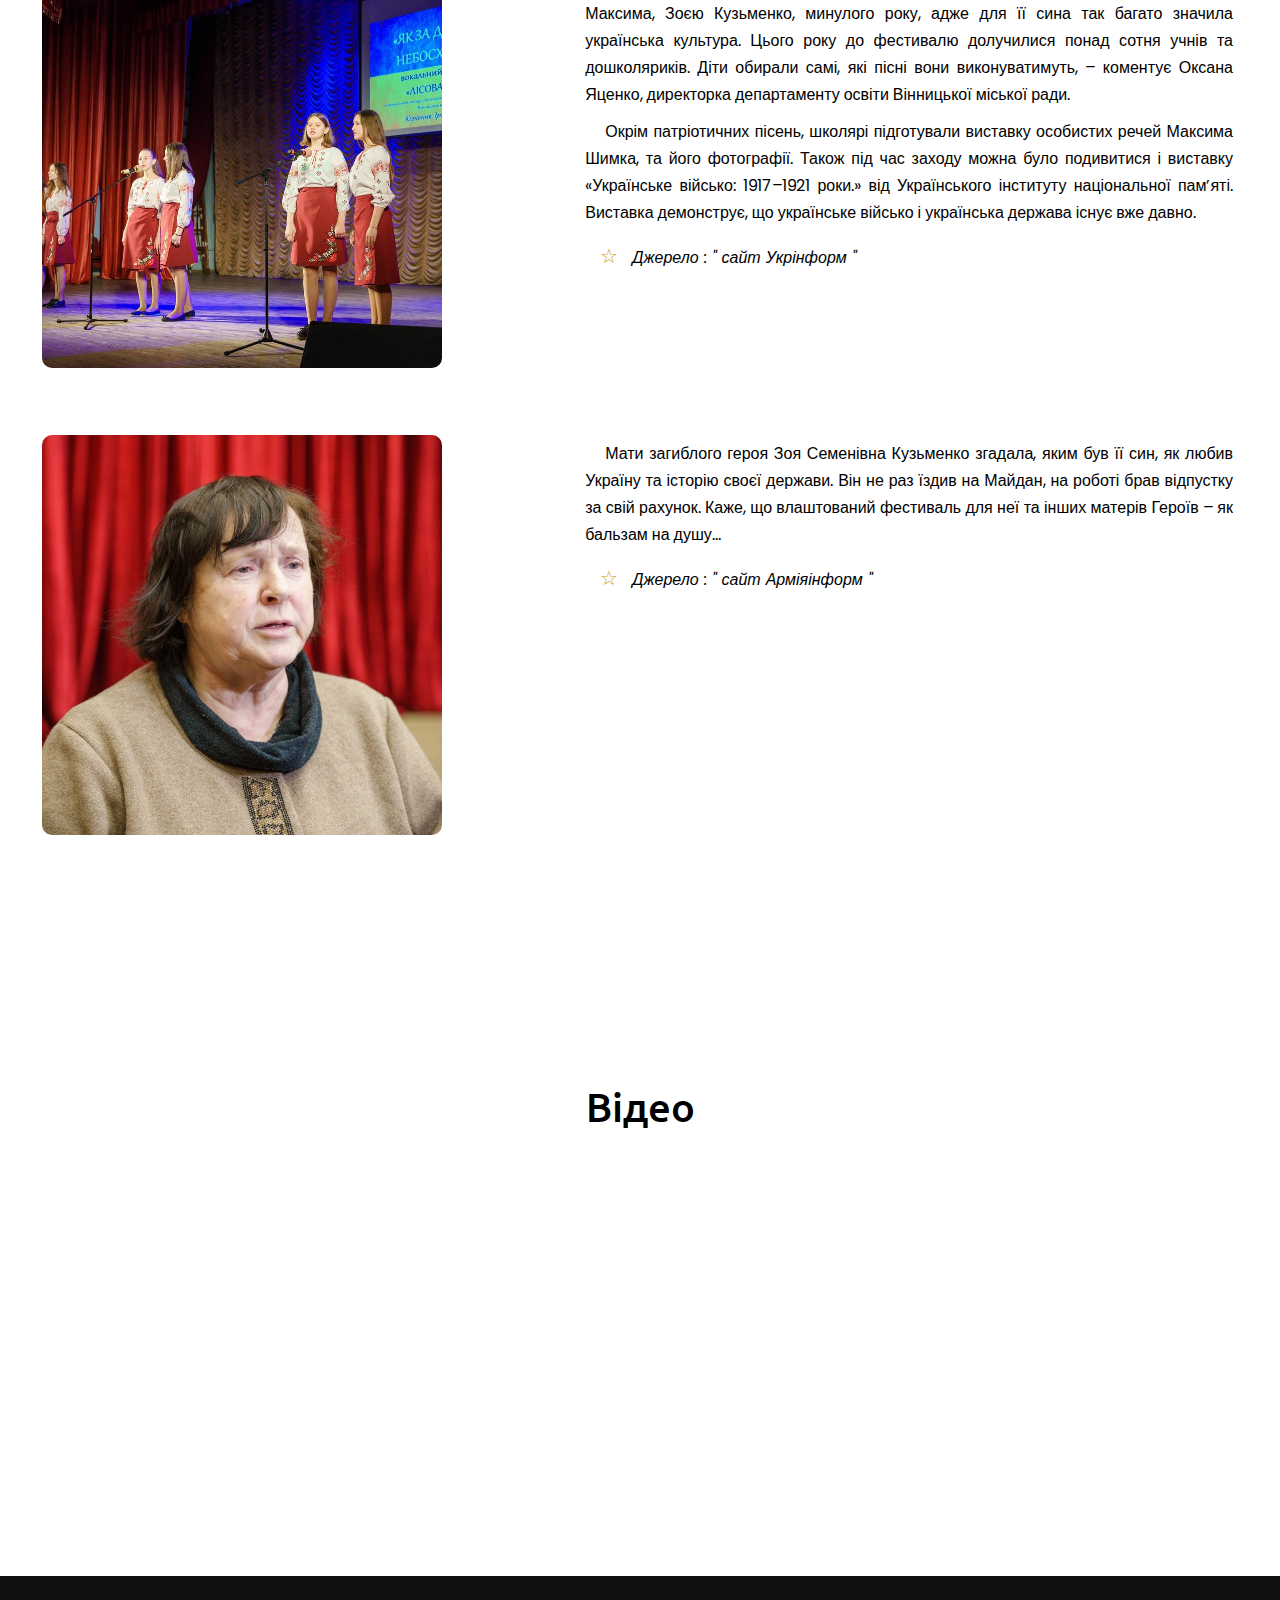
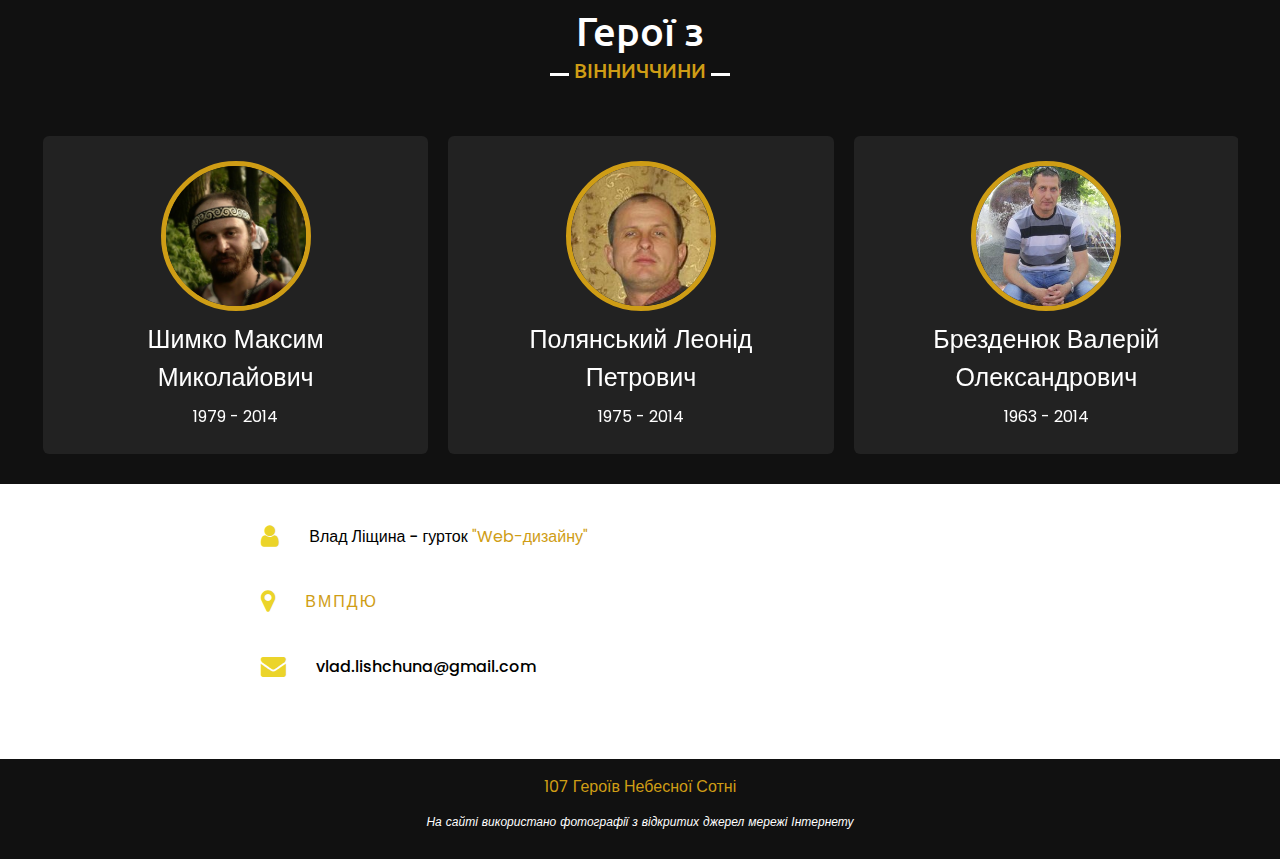
<file: profile/festival.html>
<!DOCTYPE html>
<html lang="ua">
<head>
    <meta charset="UTF-8">
    <meta name="viewport" content="width=device-width, initial-scale=1.0">
    <title>Фестиваль патріотичної пісні</title>
    <meta http-equiv="X-UA-Compatible" content=" Фестиваль патріотичної пісні">
    

    <link rel="shortcut icon" href="../images/logosites.png" type="image/x-icon">
    <link rel="stylesheet" href="../css/style.css">
    <link rel="stylesheet" type="text/css" href="https://fonts.googleapis.com/css2?family=Poppins:wght@400;500;600;700&family=Ubuntu:wght@400;500;700&display=swap">
    <link rel="stylesheet" type="text/css" href="https://stackpath.bootstrapcdn.com/font-awesome/4.7.0/css/font-awesome.min.css">
</head>
<body>
    <div class="scroll-up-btn">
        <i class="fa fa-angle-up" aria-hidden="true"></i>
    </div>

    
    <nav class="navbarf stickl">
        <div class="max-width">
            <div class="logo"><a href="../index.html">Небесна <span>Сотня</span></a></div>
            <ul class="menu">
                <li><a href="#teams" class="menu-btn">Герої Вінниччини</a></li>
                <li><a href="festival.html" class="menu-btn">Фестиваль пісні</a></li>
                <li><a href="photo_gallery.html" class="menu-btn">Фотогалерея</a></li>
                
                
                
            </ul>
            <div class="menu-btn">
               <i class="fa fa-bars" aria-hidden="true"></i>
            </div>
        </div>
    </nav>

    <!-- home section start -->
   
    <div class="sidebar">
        <div class="sidebar_con">
            <div class="icon-item">
                <a href="https://www.facebook.com/" taget="_blank" class="icon-link">
                    <i class="fa fa-facebook" aria-hidden="true"></i>
                </a>
            </div>
            <div class="icon-item">
                <a href="https://www.instagram.com/" target="_blank" class="icon-link">
                    <i class="fa fa-instagram" aria-hidden="true"></i>
                </a>
            </div>
            <div class="icon-item">
                <a href="https://web.telegram.org" target="_blank" class="icon-link">
                    <i class="fa fa-telegram" aria-hidden="true"></i>
                </a>
            </div>
        </div>
    </div>
    
    <div class="section-content">
        <section class="about" id="about">
          <div class="max-width">
            <div class="about-content">
                <div class="column left">
                    <img src="../images/patsong.JPG" alt=" Міський фестиваль української патріотичної пісні">
                </div>
                <div class="column right">
                    <div class="text"> 
                           Міський фестиваль української патріотичної пісні
                    </div> 
                        <p>
                            20 лютого — День Героїв Небесної Сотні, пам'ятний день, коли ми вшановуємо подвиг учасників Революції гідності.
                        </p>
                        <p>
                            В рамках відзначення цього пам’ятного дня, 15 лютого 2019 року у приміщенні Вінницького міського палацу дітей та юнацтва імені Л.Ратушної відбувся міський фестиваль української патріотичної пісні імені Героя України Максима Шимка, організатором якого став Департамент освіти Вінницької міської ради.
                        </p>
                        <p>
                            Метою фестивалю стала популяризація української патріотичної пісні, розвиток творчо обдарованої молоді міста та формування почуття шанобливого ставлення до України та Подвигу Героїв Небесної Сотні, серед яких був вінничанин Максим Шимко.
                        </p>
                        <p>
                            Участь у заході взяли учні закладів загальної середньої освіти міста, вихованці КЗ «Вінницького міського палацу дітей та юнацтва імені Лялі Ратушної», учні КЗ «Байраківської загальноосвітньої школи І-ІІІ ступенів ім. Максима Шимка» Немирівської міської ради Вінницької області.
                        </p>
                        <p>
                            Під час фестивалю лунали українські пісні різних часів та різної тематики, та кожна з них стала відлунням нашого волелюбного нескореного духу.
                        </p>
                        <p>
                           <ul>
                                <li>
                                    <em> Джерело : 
                                        <a href="https://osvita.vmr.gov.ua/news-34" target="_blank"> " сайт департаменту освіти ВМР " </a> 
                                    </em>
                                </li>
                           </ul>
                        </p>
                </div>
            </div>
    </section>



    <section class="about">
        <div class="max-width">
            <div class="about-content">
                <div class="column left">
                    <img src="../images/fistle.jpg" alt=" У Вінниці стартував фестиваль патріотичної пісні 
                                                         імені Максима Шимка  «Цими днями ми відзначали сумні і героїчні
                                                         події Революції Гідності і згадували патріотів, які загинули на Майдані.">
                </div>
                <div class="column right">
                    <div class="text"> 
                            Фестиваль патріотичної пісні імені Максима Шимка - 2020
                    </div> 
                        <p>
                            «Цими днями ми відзначали сумні і героїчні події Революції Гідності і згадували патріотів, які загинули на Майдані.
                            Один із них – наш земляк Герой України Максим Шимко. На його честь та усіх загиблих майданівців уже вдруге проводимо 
                            у Вінниці міський фестиваль української патріотичної пісні імені Героя України Максима Шимка. Покладаємо на
                            фестиваль завдання популяризації української патріотичної пісні, розвитку творчо обдарованої молоді міста та  
                            формування почуття шанобливого ставлення до України та подвигу Героїв Небесної сотні», - каже Яценко.
                        </p>
                        <p>
                            За її словами, участь у фестивалі беруть учні загальноосвітніх шкіл міста та позашкільних закладів.
                        </p>
                        <p>
                            Під час проведення фестивалю його учасники та гості мають можливість відвідати дві тематичні виставки - особистих
                            речей та фотографій Максима Шимка та «Українське військо: 1917-1921 років» від Українського інституту національної
                            пам’яті.
                        </p>
                        <p>
                            Організатори запросили стати почесною гостею фестивалю матір загиблого Героя України Зою Кузьменко, серед глядачів - учасники АТО/ООС,
                            учні закладів загальної середньої освіти Вінниці та учні комунального закладу 
                            <em>«Байраківська загальноосвітня школа І-ІІІ ступенів ім. Максима Шимка»</em> Немирівської міської ради Вінницької області.
                        </p>
            </div>
            <div class="about-content">
                <div class="column left">
                    <img src="../images/fistelone.jpeg" alt="  Окрім патріотичних   
                                            пісень, школярі підготували виставку особистих речей Максима Шимка, 
                                            та його фотографії. ">
                </div>
                <div class="column right"> 
                        <p>
                           Фестиваль проводиться вдруге. Ідея започаткувати його виникла у нас з мамою Максима, Зоєю Кузьменко, минулого року, адже для її сина так багато значила українська культура. Цього року до фестивалю долучилися понад сотня учнів та дошколяриків.  Діти обирали самі, які пісні вони виконуватимуть, – коментує Оксана Яценко, директорка департаменту освіти Вінницької міської ради.
                        </p>
                        <p>
                            Окрім патріотичних пісень, школярі підготували виставку особистих речей Максима Шимка, та його фотографії. Також під час заходу можна було подивитися і виставку «Українське військо: 1917–1921 роки.» від Українського інституту національної пам’яті. Виставка демонструє, що українське військо і українська держава існує вже давно.
                        </p>
                        <p>
                           <ul>
                                <li>
                                    <em> Джерело : 
                                        <a href=https://www.ukrinform.ua/rubric-culture/2883002-u-vinnici-startuvav-festival-patrioticnoi-pisni-imeni-maksima-simka.html" target="_blank"> " сайт Укрінформ " </a> 
                                    </em>
                                </li>
                           </ul>
                        </p>
            </div>
            <div class="about-content">
                <div class="column left">
                    <img src="../images/zoy.jpg" alt="Мати загиблого героя Зоя  
                                        Семенівна Кузьменко згадала, яким був її син, як любив Україну та історію своєї держави. Він не раз їздив на Майдан, на роботі брав відпустку за свій рахунок. Каже, що влаштований фестиваль для неї та інших матерів Героїв – як бальзам на душу…">
                </div>
                <div class="column right"> 
                        <p>
                           Мати загиблого героя Зоя Семенівна Кузьменко згадала, яким був її син, як любив Україну та історію своєї держави. Він не раз їздив на Майдан, на роботі брав відпустку за свій рахунок. Каже, що влаштований фестиваль для неї та інших матерів Героїв – як бальзам на душу…
                        </p>
                         <p>
                           <ul>
                                <li>
                                    <em> Джерело : 
                                        <a href="https://armyinform.com.ua/2020/02/u-vinnyczi-projshov-festyval-ukrayinskoyi-patriotychnoyi-pisni-imeni-geroya-ukrayiny-maksyma-shymka/" target="_blank">
                                                " сайт Арміяінформ "
                                            </a>
                                    </em>
                                </li>
                           </ul>
                        </p>
                </div>
                
        </div>
        
    </section>
     <section class="video">
        <div class="max-width">
            <h2 class="title-card">Відео</h2>
            <div class="box-video">
                <div class="video-item">
                   <iframe width="560" height="315" src="https://www.youtube.com/embed/5JXIiDfKs3I" frameborder="0"  allowfullscreen></iframe>
                </div>
                <div class="video-item">
                  <iframe width="560" height="315" src="https://www.youtube.com/embed/SXNK1adRl8A" frameborder="0" allowfullscreen></iframe>
                </div>
            </div>
        </div>
     </section>
    </div>

    <!-- teams section start -->
    <section class="teams" id="teams">
        <div class="max-width">
            <h2 class="title">Герої з</h2>
            <div class="carousel owl-carousel">
                 <div class="card">
                   <a href="shimko_maxim.html"class="box">
                        <img src="../images/shimko.jpg" alt="">
                        <div class="text">Шимко Максим Миколайович</div>
                        <p>1979 - 2014</p>
                    </a>
                </div>
                <div class="card">
                    <a href="leonid_polyansky.html"class="box">
                        <img src="../images/leonid.jpg" alt="">
                        <div class="text">Полянський Леонід Петрович </div>
                        <p>1975 - 2014</p>
                    </a>
                        
                    
                </div>
                <div class="card">
                    <a href="valery_brezdenyuk.html"class="box">
                        <img src="../images/valery.jpg" alt="">
                        <div class="text">Брезденюк Валерій Олександрович</div>
                        <p>1963 - 2014</p>
                    </a>
                </div>
            </div>
        </div>
    </section>

 <section class="contact" id="contact">
        <div class="max-width">
            <div class="contact-content">
                <div class="column left">
                    <div class="icons">
                        <div class="row">
                            <i class="fa fa-user" aria-hidden="true"></i>
                            <div class="info">
                                <div class="head" class="aftor">Влад Ліщина - гурток <a href="https://www.facebook.com/vmpduweb/"  target="_blank" class="web">"Web-дизайну" </a></div>
                            </div>
                        </div>
                        <div class="row">
                            <i class="fa fa-map-marker" aria-hidden="true"></i>
                            <div class="info">
                                <div class="head"><a href="https://vmpdu.edu.vn.ua/" target="_blank" class="map_link">ВМПДЮ</a></div>
                            </div>
                        </div>
                        
                        <div class="row">
                           <i class="fa fa-envelope" aria-hidden="true"></i>
                            <div class="info">
                                <div class="head">
                                  <a href="mailto:vlad.lishchuna@gmail.com" class="email"> vlad.lishchuna@gmail.com</a>
                                </div>
                            </div>
                        </div>
                    </div>
                </div>
            </div>
        </div>
    </section>
    <footer>
        <span><a href="https://nebesnasotnya.com/" target="_blank"> 107 Героїв Небесної Сотні</a></span>
        <p class="footer-info">
            <em>
                На сайті використано фотографії з відкритих джерел мережі Інтернету
            </em>
        </p>
        <div class="sidebar_footer">
            <div class="sidebar_con_foter">
                <div class="icon-item">
                <a href="https://www.facebook.com/" taget="_blank" class="icon-link">
                    <i class="fa fa-facebook" aria-hidden="true"></i>
                </a>
            </div>
            <div class="icon-item">
                <a href="https://www.instagram.com/" taget="_blank"  class="icon-link">
                    <i class="fa fa-instagram" aria-hidden="true"></i>
                </a>
            </div>
            <div class="icon-item">
                <a href="https://web.telegram.org" class="icon-link">
                    <i class="fa fa-telegram" taget="_blank" aria-hidden="true"></i>
                </a>
            </div>
            </div>
        </div>
    </footer>



    <script src="../js/jquery/v3.js"></script>
    <script src="../js/jquery/typed.js"></script>
    <script src="../js/jquery/owl.carousel.js"></script>
    <script src="../js/script.js"></script>
</body>
</html>
</file>
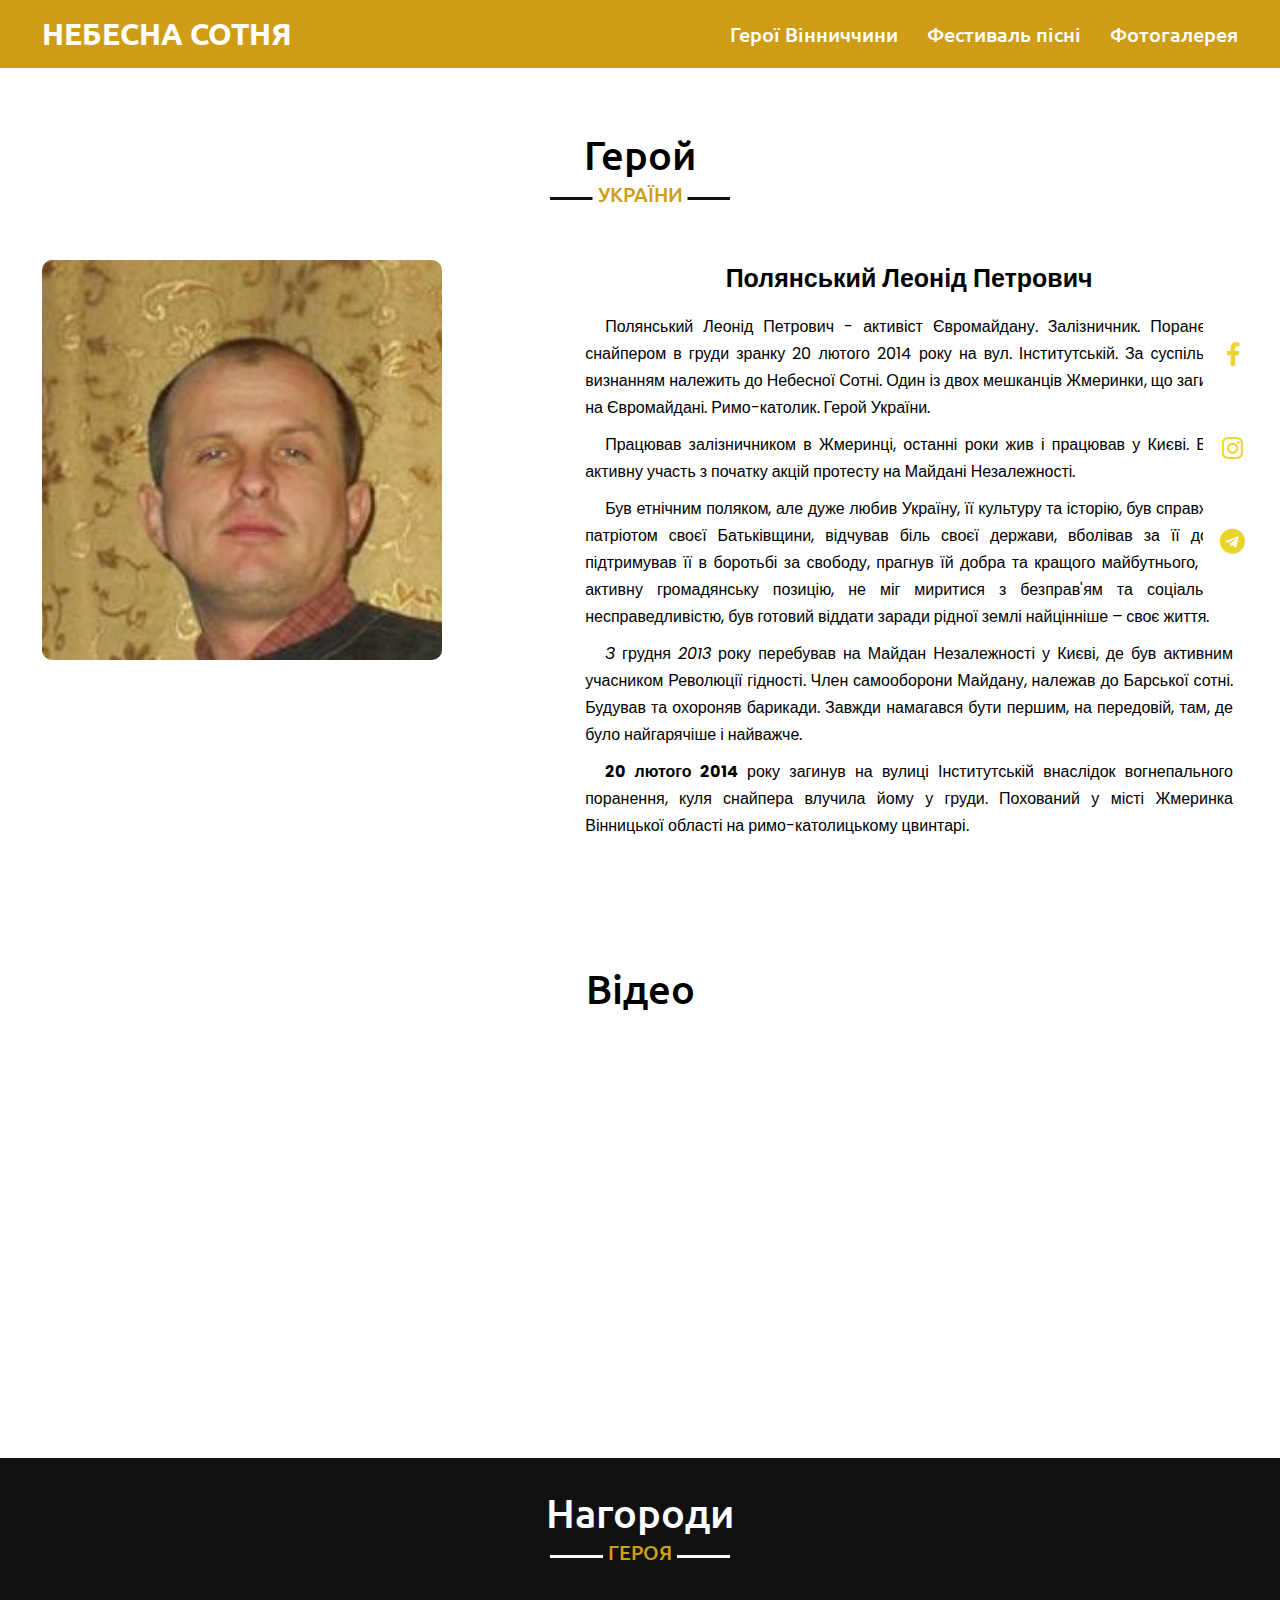
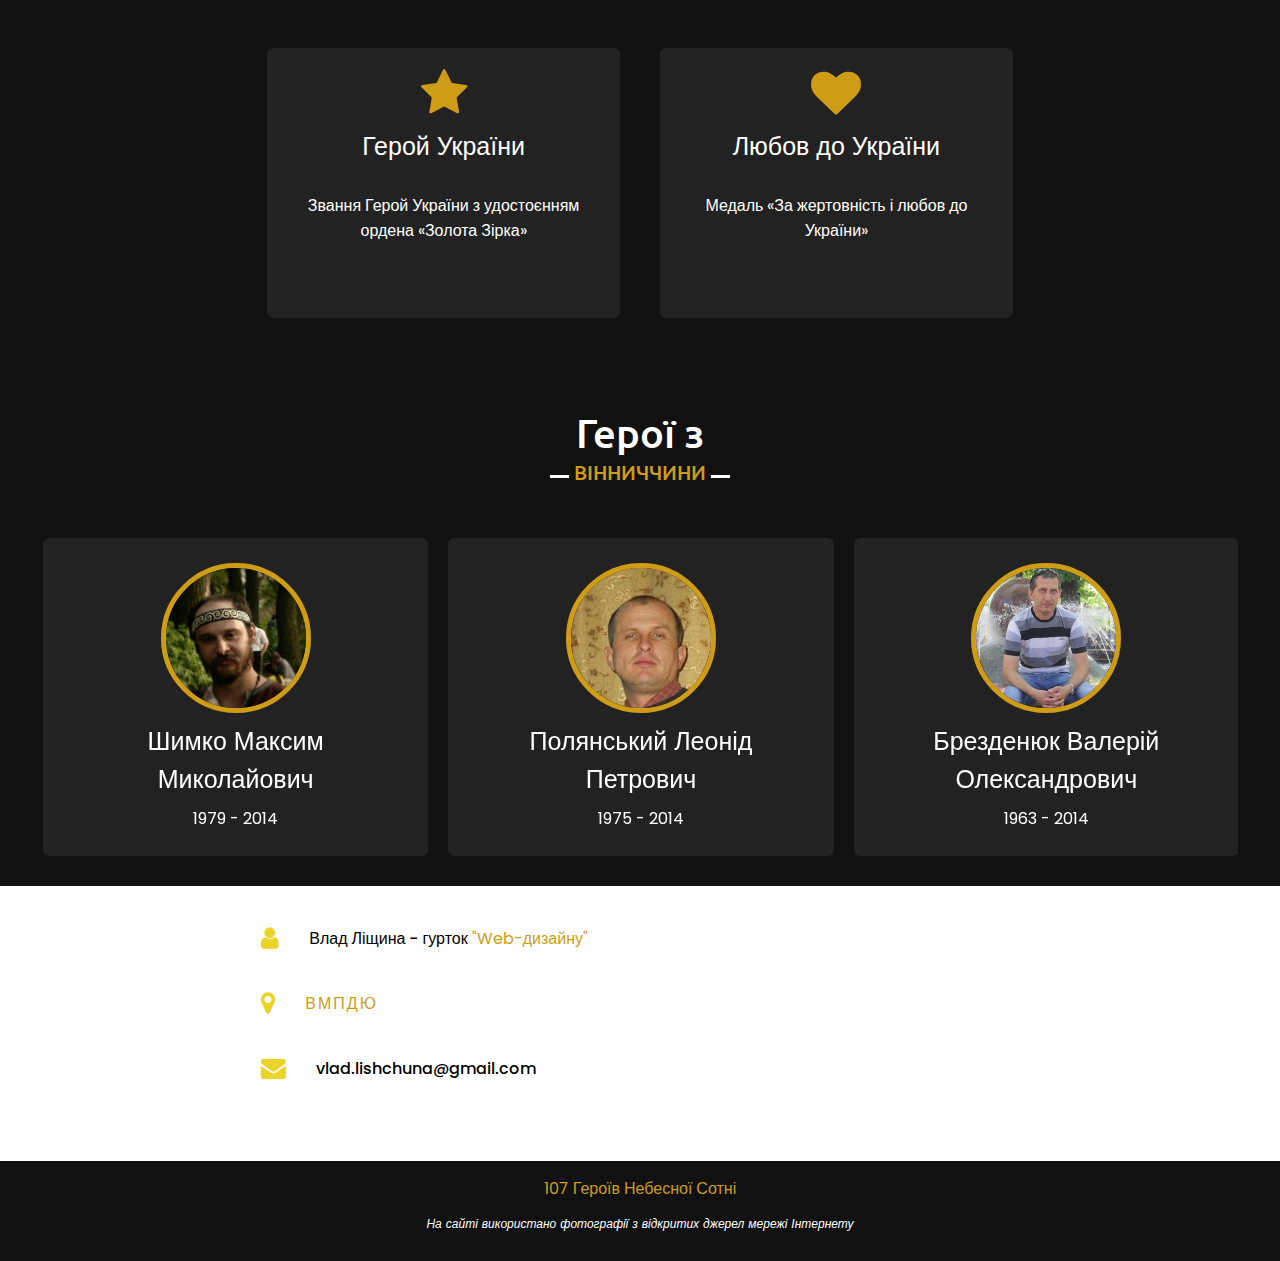
<file: profile/leonid_polyansky.html>
<!DOCTYPE html>
<html lang="ua">
<head>
    <meta charset="UTF-8">
    <meta name="viewport" content="width=device-width, initial-scale=1.0">
    <title>Полянський Леонід Петрович</title>
    <meta http-equiv="X-UA-Compatible" content=" Полянський Леонід Петрович Герой України 1975 - 2014 ">
    

    <link rel="shortcut icon" href="../images/logosites.png" type="image/x-icon">
    <link rel="stylesheet" href="../css/style.css">
    <link rel="stylesheet" type="text/css" href="https://fonts.googleapis.com/css2?family=Poppins:wght@400;500;600;700&family=Ubuntu:wght@400;500;700&display=swap">
    <link rel="stylesheet" type="text/css" href="https://stackpath.bootstrapcdn.com/font-awesome/4.7.0/css/font-awesome.min.css">
</head>
<body>
    <div class="scroll-up-btn">
        <i class="fa fa-angle-up" aria-hidden="true"></i>
    </div>
    <nav class="navbarf stickl">
        <div class="max-width">
            <div class="logo"><a href="../index.html">Небесна <span>Сотня</span></a></div>
            <ul class="menu">
                    <li><a href="#teams" class="menu-btn">Герої Вінниччини</a></li>
                    <li><a href="festival.html" class="menu-btn">Фестиваль пісні</a></li>
                    <li><a href="photo_gallery.html" class="menu-btn">Фотогалерея</a></li>
            </ul>
            <div class="menu-btn">
               <i class="fa fa-bars" aria-hidden="true"></i>
            </div>
        </div>
    </nav>
    <div class="sidebar">
        <div class="sidebar_con">
            <div class="icon-item">
                <a href="https://www.facebook.com/" taget="_blank" class="icon-link">
                    <i class="fa fa-facebook" aria-hidden="true"></i>
                </a>
            </div>
            <div class="icon-item">
                <a href="https://www.instagram.com/" target="_blank" class="icon-link">
                    <i class="fa fa-instagram" aria-hidden="true"></i>
                </a>
            </div>
            <div class="icon-item">
                <a href="https://web.telegram.org" target="_blank" class="icon-link">
                    <i class="fa fa-telegram" aria-hidden="true"></i>
                </a>
            </div>
        </div>
    </div>
    <!-- about section start -->
    <div class="section-content">
    <section class="about" id="about">
        <div class="max-width">
            <h2 class="title ">Герой</h2>
            <div class="about-content">
                <div class="column left">
                    <img src="../images/leonid.jpg" alt="">
                </div>
                <div class="column right">
                    <div class="text">Полянський Леонід Петрович</div>

                    <p>
                        Полянський Леонід Петрович - активіст Євромайдану. Залізничник. Поранений снайпером в груди зранку 20 лютого 2014 року на вул. Інститутській. 
                        За суспільним визнанням належить до Небесної Сотні. Один із двох мешканців Жмеринки, що загинув на Євромайдані. Римо-католик. Герой України.
                    </p>

                    <p>
                        Працював залізничником в Жмеринці, останні роки жив і працював у Києві. Брав активну участь з початку акцій протесту на Майдані Незалежності. 
                    </p>
                    <p>
                        Був етнічним поляком, але дуже любив Україну, її культуру та історію, був справжнім патріотом своєї Батьківщини,
                        відчував біль своєї держави, вболівав за її долю, підтримував її в боротьбі за свободу, прагнув їй добра та кращого майбутнього, мав активну громадянську позицію, 
                        не міг миритися з безправ'ям та соціальною несправедливістю, був готовий віддати заради рідної землі найцінніше – своє життя. 
                      </p>
                      <p>
                          <em>З</em> грудня <em>2013</em> року перебував на Майдан Незалежності у Києві, де був активним учасником Революції гідності. 
                        Член самооборони Майдану, належав до Барської сотні. Будував та охороняв барикади. Завжди намагався бути першим, на передовій, там,
                        де було найгарячіше і найважче. 
                    </p>
                    <p>
                        <strong>20 лютого 2014</strong>  року загинув на вулиці Інститутській внаслідок вогнепального поранення, куля снайпера влучила йому у груди. 
                        Похований у місті Жмеринка Вінницької області на римо-католицькому цвинтарі. 
                    </p>

                </div>
            </div>
        </div>
     </section>
    </div>
     <section class="video">
        <div class="max-width">
            <h2 class="title-card">Відео</h2>
            <div class="box-video">
                <div class="video-item">
                   <iframe width="560" height="315" src="https://www.youtube.com/embed/2xLFkT8CnUo" frameborder="0"></iframe>
                </div>
            </div>
        </div>
    </section>

    <!-- services section start -->
    <section class="services" id="services">
        <div class="max-width">
            <h2 class="title">Нагороди</h2>
            <div class="serv-content">
                <div class="card">
                    <div class="box">
                        <i class="fa fa-star" aria-hidden="true"></i>
                        <div class="text"> Герой України</div>
                        <p>Звання Герой України з удостоєнням ордена «Золота Зірка»</p>
                    </div>
                </div>
                <div class="card">
                    <div class="box">
                        <i class="fa fa-heart" aria-hidden="true"></i>
                        <div class="text">Любов до України</div>
                        <p>Медаль «За жертовність і любов до України»</p>
                    </div>
                </div>
               </div>
            </div>
        </div>
    </section>

    

    <!-- teams section start -->
    <section class="teams" id="teams">
        <div class="max-width">
            <h2 class="title">Герої з</h2>
            <div class="carousel owl-carousel">
                 <div class="card">
                   <a href="shimko_maxim.html"class="box">
                        <img src="../images/shimko.jpg" alt="">
                        <div class="text">Шимко Максим Миколайович</div>
                        <p>1979 - 2014</p>
                    </a>
                </div>
                <div class="card">
                    <a href="leonid_polyansky.html"class="box">
                        <img src="../images/leonid.jpg" alt="">
                        <div class="text">Полянський Леонід Петрович </div>
                        <p>1975 - 2014</p>
                    </a>
                        
                    
                </div>
                <div class="card">
                    <a href="valery_brezdenyuk.html"class="box">
                        <img src="../images/valery.jpg" alt="">
                        <div class="text">Брезденюк Валерій Олександрович</div>
                        <p>1963 - 2014</p>
                    </a>
                </div>
            </div>
        </div>
    </section>

 <section class="contact" id="contact">
        <div class="max-width">
            <div class="contact-content">
                <div class="column left">
                    <div class="icons">
                        <div class="row">
                            <i class="fa fa-user" aria-hidden="true"></i>
                            <div class="info">
                                <div class="head" class="aftor">Влад Ліщина - гурток <a href="https://www.facebook.com/vmpduweb/"  target="_blank" class="web">"Web-дизайну" </a></div>
                            </div>
                        </div>
                        <div class="row">
                            <i class="fa fa-map-marker" aria-hidden="true"></i>
                            <div class="info">
                                <div class="head"><a href="https://vmpdu.edu.vn.ua/" target="_blank" class="map_link">ВМПДЮ</a></div>
                            </div>
                        </div>
                        
                        <div class="row">
                           <i class="fa fa-envelope" aria-hidden="true"></i>
                            <div class="info">
                                <div class="head">
                                  <a href="mailto:vlad.lishchuna@gmail.com" class="email"> vlad.lishchuna@gmail.com</a>
                                </div>
                            </div>
                        </div>
                    </div>
                </div>
            </div>
        </div>
    </section>
    <footer>
        <span><a href="https://nebesnasotnya.com/" target="_blank"> 107 Героїв Небесної Сотні</a></span>
        <p class="footer-info">
            <em>На сайті використано фотографії з відкритих джерел мережі Інтернету</em>
        </p>
        <div class="sidebar_footer">
            <div class="sidebar_con_foter">
                <div class="icon-item">
                <a href="https://www.facebook.com/" taget="_blank" class="icon-link">
                    <i class="fa fa-facebook" aria-hidden="true"></i>
                </a>
            </div>
            <div class="icon-item">
                <a href="https://www.instagram.com/" taget="_blank"  class="icon-link">
                    <i class="fa fa-instagram" aria-hidden="true"></i>
                </a>
            </div>
            <div class="icon-item">
                <a href="https://web.telegram.org" class="icon-link">
                    <i class="fa fa-telegram" taget="_blank" aria-hidden="true"></i>
                </a>
            </div>
            </div>
        </div>
    </footer>



    <script src="../js/jquery/v3.js"></script>
    <script src="../js/jquery/typed.js"></script>
    <script src="../js/jquery/owl.carousel.js"></script>
    <script src="../js/script.js"></script>
</body>
</html>
</file>
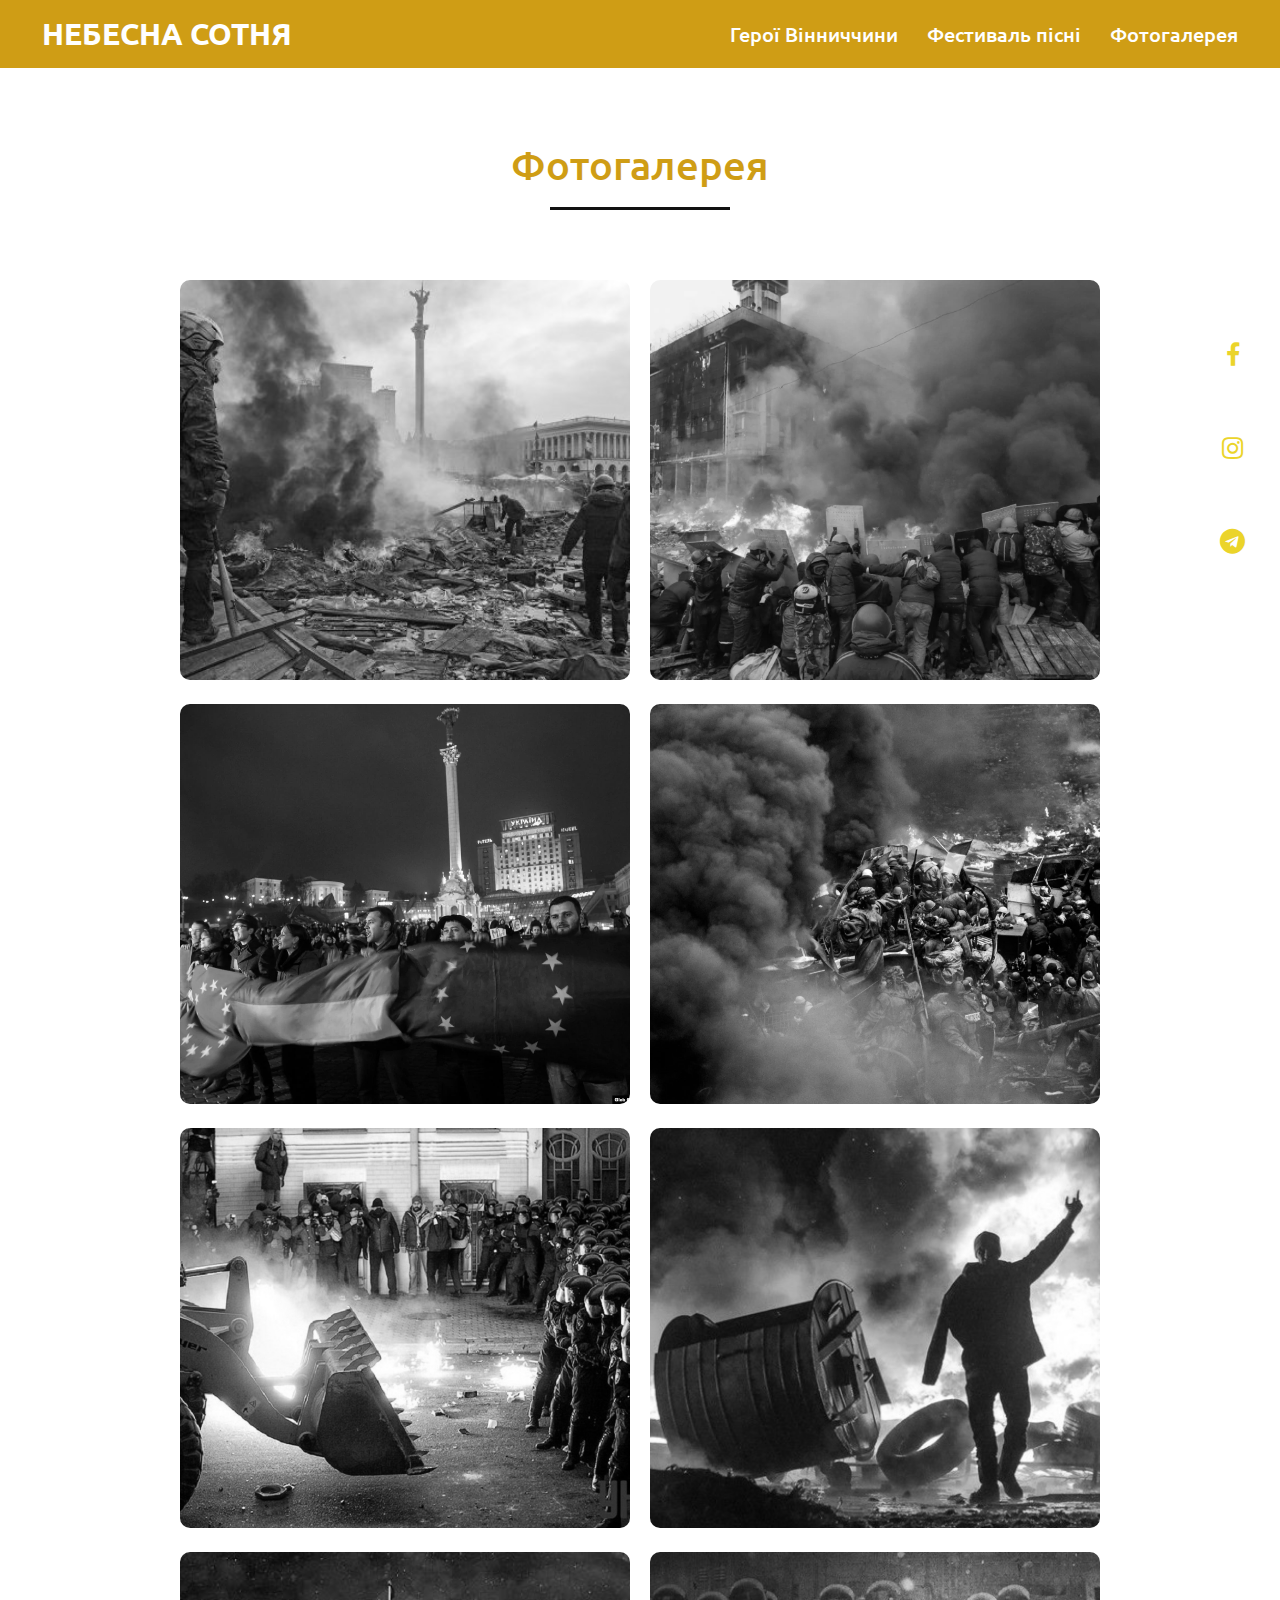
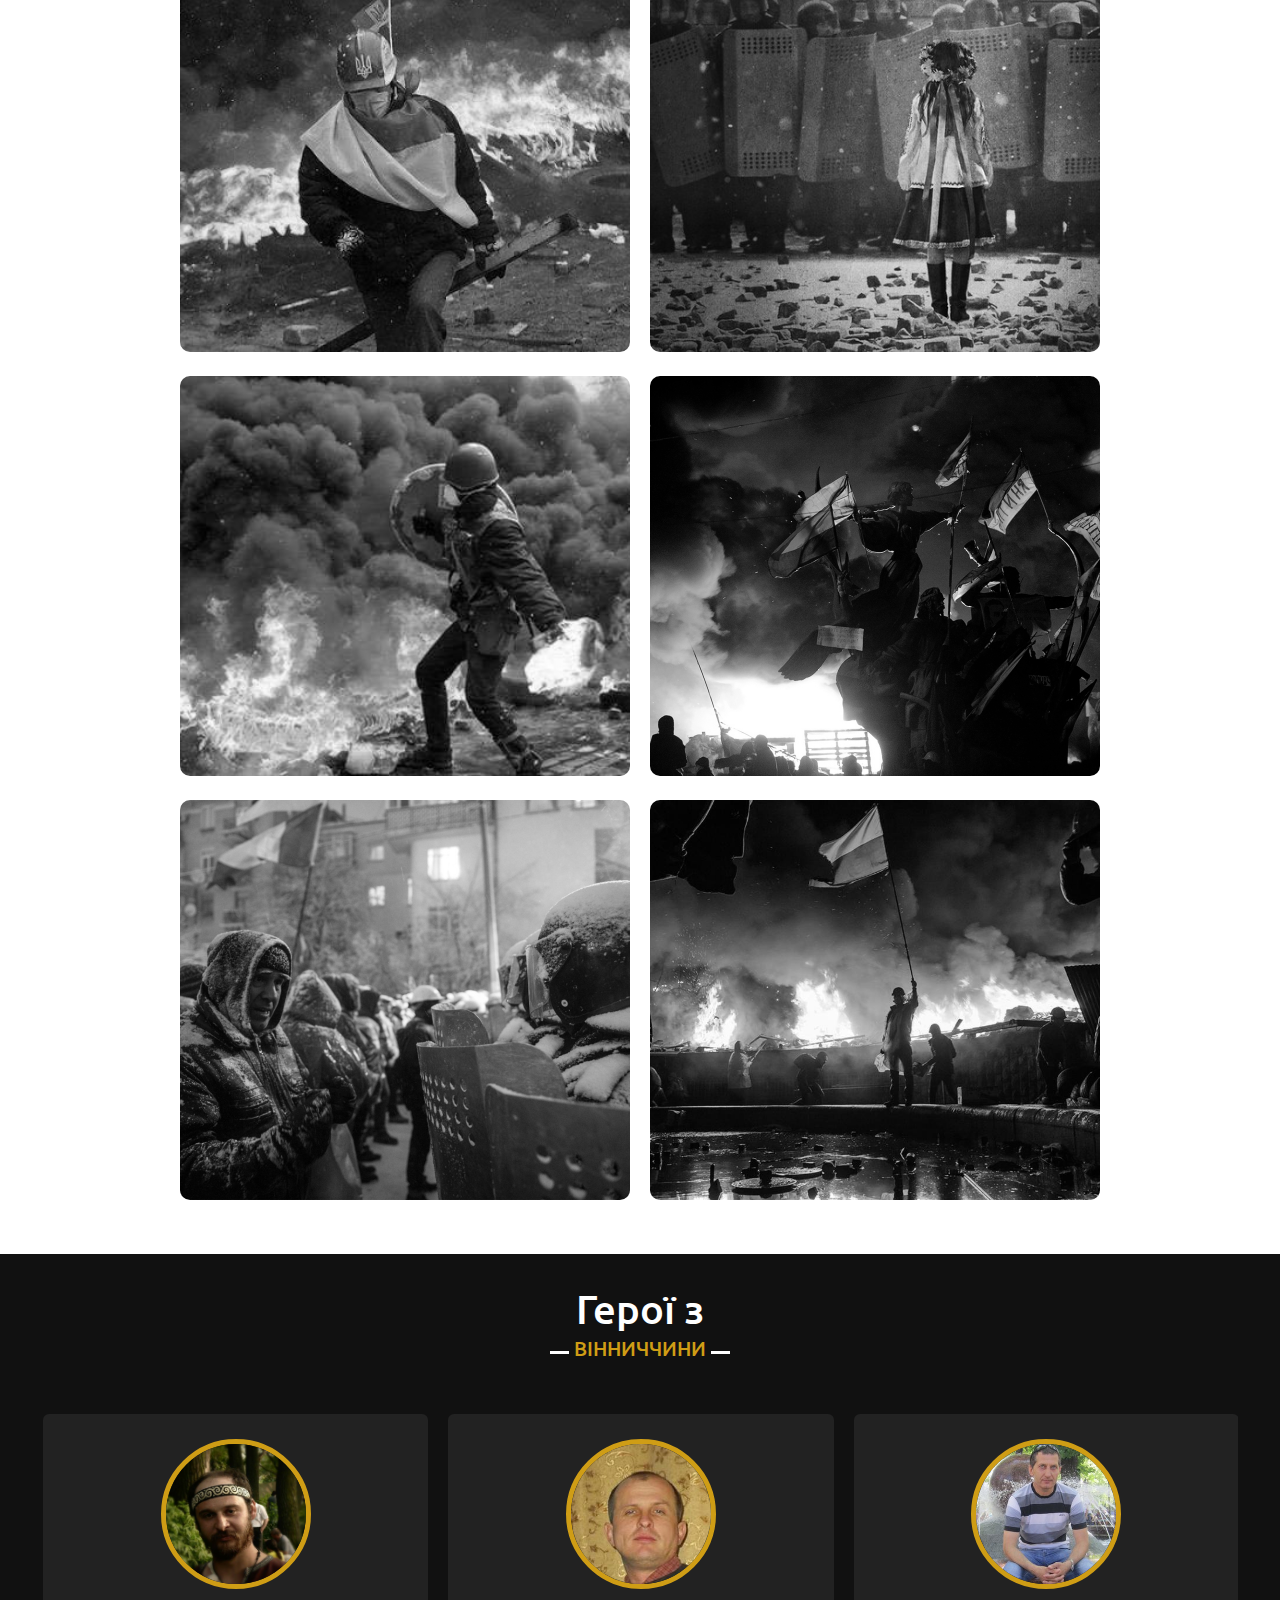
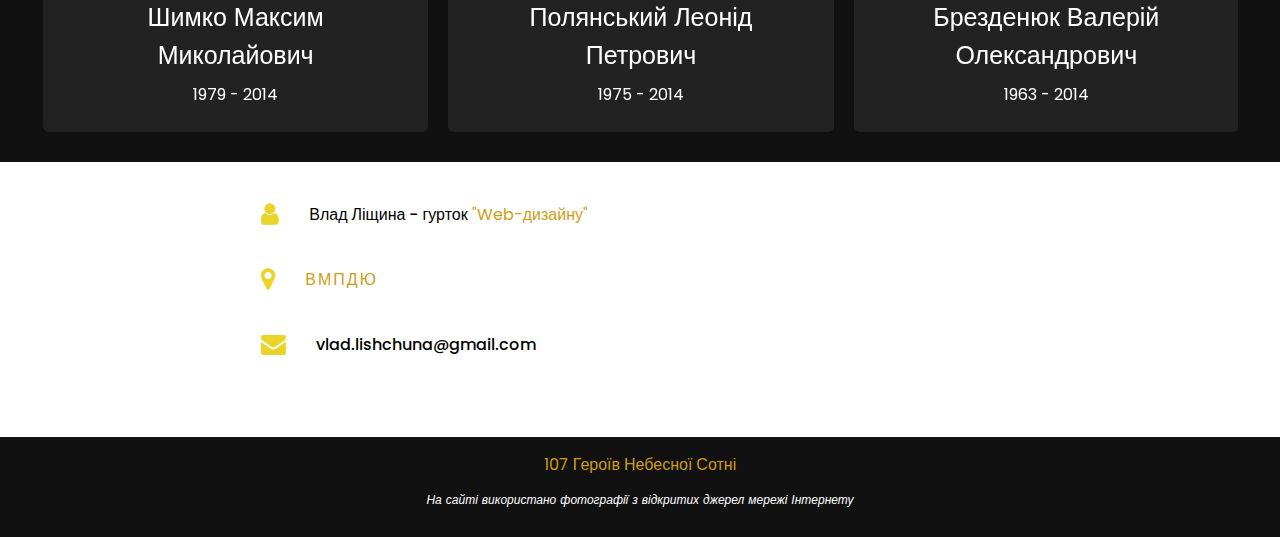
<file: profile/photo_gallery.html>
<!DOCTYPE html>
<html lang="ua">
<head>
    <meta charset="UTF-8">
    <meta name="viewport" content="width=device-width, initial-scale=1.0">
    <title>Фотогалерея</title>
    <link rel="shortcut icon" href="../images/logosites.png" type="image/x-icon">
    <link rel="stylesheet" href="../css/style.css">
    <link rel="stylesheet" type="text/css" href="https://fonts.googleapis.com/css2?family=Poppins:wght@400;500;600;700&family=Ubuntu:wght@400;500;700&display=swap">
    <link rel="stylesheet" type="text/css" href="https://stackpath.bootstrapcdn.com/font-awesome/4.7.0/css/font-awesome.min.css">
</head>
<body>
    <div class="scroll-up-btn">
        <i class="fa fa-angle-up" aria-hidden="true"></i>
    </div>
    <nav class="navbarf stickl">
        <div class="max-width">
            <div class="logo"><a href="../index.html">Небесна <span>Сотня</span></a></div>
            <ul class="menu">
                    <li><a href="#teams" class="menu-btn">Герої Вінниччини</a></li>
                    <li><a href="festival.html" class="menu-btn">Фестиваль пісні</a></li>
                    <li><a href="photo_gallery.html" class="menu-btn">Фотогалерея</a></li>
            </ul>
            <div class="menu-btn">
               <i class="fa fa-bars" aria-hidden="true"></i>
            </div>
        </div>
    </nav>
    <div class="sidebar">
        <div class="sidebar_con">
            <div class="icon-item">
                <a href="https://www.facebook.com/" taget="_blank" class="icon-link">
                    <i class="fa fa-facebook" aria-hidden="true"></i>
                </a>
            </div>
            <div class="icon-item">
                <a href="https://www.instagram.com/" target="_blank" class="icon-link">
                    <i class="fa fa-instagram" aria-hidden="true"></i>
                </a>
            </div>
            <div class="icon-item">
                <a href="https://web.telegram.org" target="_blank" class="icon-link">
                    <i class="fa fa-telegram" aria-hidden="true"></i>
                </a>
            </div>
        </div>
    </div>
    

    <div class="section-content">
     <section id="gallery">
        <div class="max-width-g">
            <h1 class="title">
                Фотогалерея
            </h1>
            <div class="gallery">
                <div class="img-item">
                    <img src="../images/photo1.jpg">
                </div>
                <div class="img-item">
                    <img src="../images/photo2.jpg">
                </div>
                <div class="img-item">
                    <img src="../images/photo3.jpg">
                </div>
                <div class="img-item">
                    <img src="../images/photo4.jpg">
                </div>
                <div class="img-item">
                    <img src="../images/photo5.jpg">
                </div>
                <div class="img-item">
                    <img src="../images/photo6.jpg">
                </div>
                <div class="img-item">
                    <img src="../images/photo7.jpg">
                </div>
                <div class="img-item">
                    <img src="../images/photo8.jpg">
                </div>
                <div class="img-item">
                    <img src="../images/photo9.jpg">
                </div>
                <div class="img-item">
                    <img src="../images/fonhead.jpg">
                </div>
                <div class="img-item">
                    <img src="../images/photo10.jpeg">
                </div>
                <div class="img-item">
                    <img src="../images/photo11.jpg">
                </div>
            </div>
        </div>
        

        </section>

    </div>

    <!-- teams section start -->
    <section class="teams" id="teams">
        <div class="max-width">
            <h2 class="title">Герої з</h2>
            <div class="carousel owl-carousel">
                 <div class="card">
                   <a href="shimko_maxim.html"class="box">
                        <img src="../images/shimko.jpg" alt="">
                        <div class="text">Шимко Максим Миколайович</div>
                        <p>1979 - 2014</p>
                    </a>
                </div>
                <div class="card">
                    <a href="leonid_polyansky.html"class="box">
                        <img src="../images/leonid.jpg" alt="">
                        <div class="text">Полянський Леонід Петрович </div>
                        <p>1975 - 2014</p>
                    </a>
                        
                    
                </div>
                <div class="card">
                    <a href="valery_brezdenyuk.html"class="box">
                        <img src="../images/valery.jpg" alt="">
                        <div class="text">Брезденюк Валерій Олександрович</div>
                        <p>1963 - 2014</p>
                    </a>
                </div>
            </div>
        </div>
    </section>

     <section class="contact" id="contact">
        <div class="max-width">
            <div class="contact-content">
                <div class="column left">
                    <div class="icons">
                        <div class="row">
                            <i class="fa fa-user" aria-hidden="true"></i>
                            <div class="info">
                                <div class="head" class="aftor">Влад Ліщина - гурток <a href="https://www.facebook.com/vmpduweb/"  target="_blank" class="web">"Web-дизайну" </a></div>
                            </div>
                        </div>
                        <div class="row">
                            <i class="fa fa-map-marker" aria-hidden="true"></i>
                            <div class="info">
                                <div class="head"><a href="https://vmpdu.edu.vn.ua/" target="_blank" class="map_link">ВМПДЮ</a></div>
                            </div>
                        </div>
                        
                        <div class="row">
                           <i class="fa fa-envelope" aria-hidden="true"></i>
                            <div class="info">
                                <div class="head">
                                  <a href="mailto:vlad.lishchuna@gmail.com" class="email"> vlad.lishchuna@gmail.com</a>
                                </div>
                            </div>
                        </div>
                    </div>
                </div>
            </div>
        </div>
    </section>
    <!-- footer section start -->
    <footer>
        <span><a href="https://nebesnasotnya.com/" target="_blank"> 107 Героїв Небесної Сотні</a></span>
        <p class="footer-info">
            <em>На сайті використано фотографії з відкритих джерел мережі Інтернету</em>
        </p>
        <div class="sidebar_footer">
            <div class="sidebar_con_foter">
                <div class="icon-item">
                <a href="https://www.facebook.com/" taget="_blank" class="icon-link">
                    <i class="fa fa-facebook" aria-hidden="true"></i>
                </a>
            </div>
            <div class="icon-item">
                <a href="https://www.instagram.com/" taget="_blank"  class="icon-link">
                    <i class="fa fa-instagram" aria-hidden="true"></i>
                </a>
            </div>
            <div class="icon-item">
                <a href="https://web.telegram.org" class="icon-link">
                    <i class="fa fa-telegram" taget="_blank" aria-hidden="true"></i>
                </a>
            </div>
            </div>
        </div>
    </footer>

    <script src="../js/jquery/v3.js"></script>
    <script src="../js/jquery/typed.js"></script>
    <script src="../js/jquery/owl.carousel.js"></script>
    <script src="../js/script.js"></script>
</body>
</html>
</file>
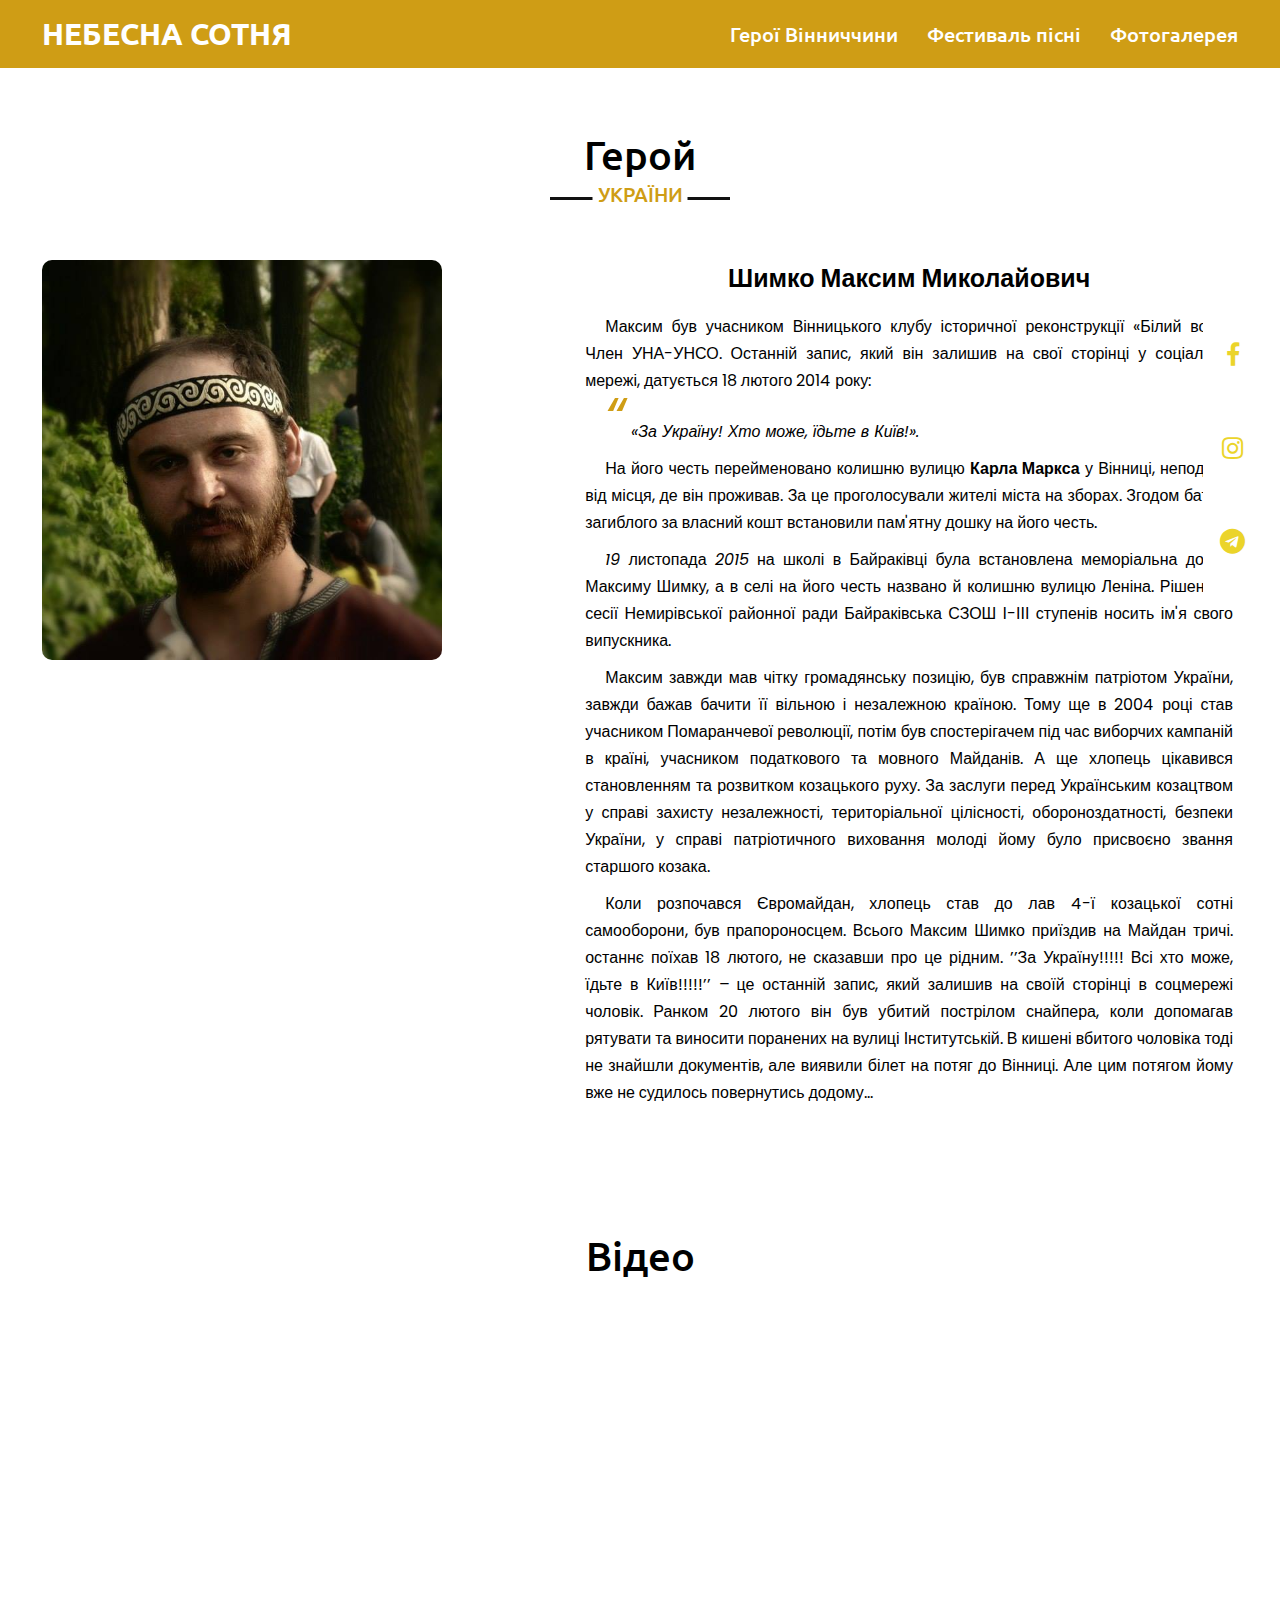
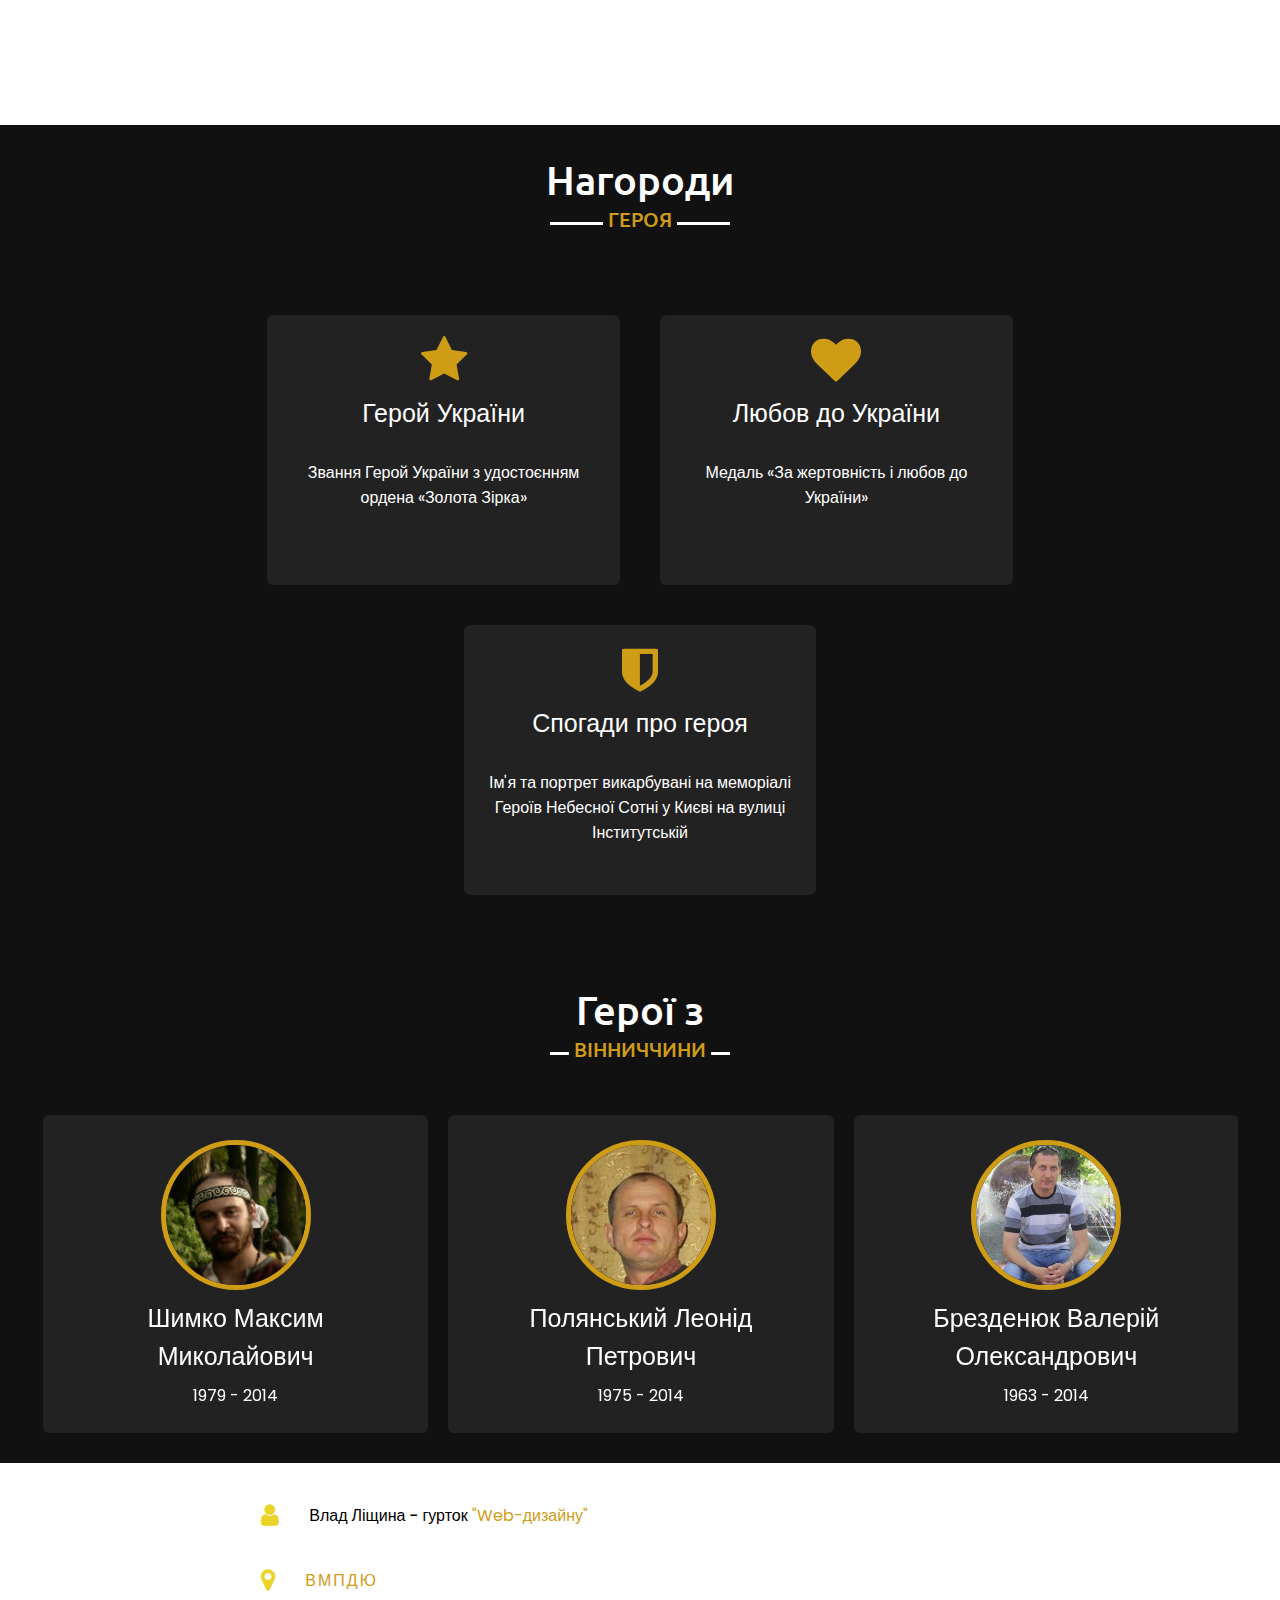
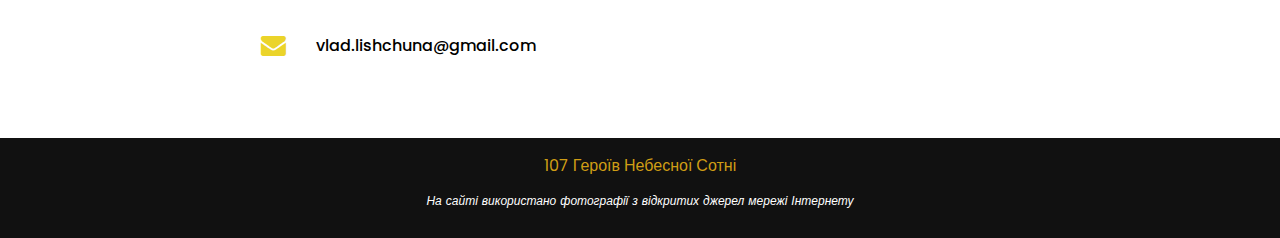
<file: profile/shimko_maxim.html>
<!DOCTYPE html>
<html lang="ua">
<head>
    <meta charset="UTF-8">
    <meta name="viewport" content="width=device-width, initial-scale=1.0">
    <title>Шимко Максим Миколайович</title>
    <meta http-equiv="X-UA-Compatible" content="Герой України Шимко Максим Миколайович 1979 - 2014 Максим був учасником Вінницького клубу 
                                                історичної реконструкції «Білий вовк». Член УНА-УНСО. Останній запис, який він залишив на свої сторінці 
                                                у соціальній мережі, датується 18 
                                                лютого 2014 року. У Вінниці стартував фестиваль патріотичної пісні імені Максима Шимка  Під час проведення
                                                фестивалю його учасники та гості мають можливість відвідати дві. ">
    <link rel="shortcut icon" href="../images/logosites.png" type="image/x-icon">
    <link rel="stylesheet" href="../css/style.css">
    <link rel="stylesheet" type="text/css" href="https://fonts.googleapis.com/css2?family=Poppins:wght@400;500;600;700&family=Ubuntu:wght@400;500;700&display=swap">
    <link rel="stylesheet" type="text/css" href="https://stackpath.bootstrapcdn.com/font-awesome/4.7.0/css/font-awesome.min.css">
</head>
<body>
    <div class="scroll-up-btn">
        <i class="fa fa-angle-up" aria-hidden="true"></i>
    </div>
    <nav class="navbarf stickl">
        <div class="max-width">
            <div class="logo"><a href="../index.html">Небесна <span>Сотня</span></a></div>
            <ul class="menu">
                    <li><a href="#teams" class="menu-btn">Герої Вінниччини</a></li>
                    <li><a href="festival.html" class="menu-btn">Фестиваль пісні</a></li>
                    <li><a href="photo_gallery.html" class="menu-btn">Фотогалерея</a></li>
            </ul>
            <div class="menu-btn">
               <i class="fa fa-bars" aria-hidden="true"></i>
            </div>
        </div>
    </nav>
    <div class="sidebar">
        <div class="sidebar_con">
            <div class="icon-item">
                <a href="https://www.facebook.com/" taget="_blank" class="icon-link">
                    <i class="fa fa-facebook" aria-hidden="true"></i>
                </a>
            </div>
            <div class="icon-item">
                <a href="https://www.instagram.com/" target="_blank" class="icon-link">
                    <i class="fa fa-instagram" aria-hidden="true"></i>
                </a>
            </div>
            <div class="icon-item">
                <a href="https://web.telegram.org" target="_blank" class="icon-link">
                    <i class="fa fa-telegram" aria-hidden="true"></i>
                </a>
            </div>
        </div>
    </div>
    <!-- about section start -->
    <div class="section-content">
    <section class="about" id="about">
        <div class="max-width">
            <h2 class="title ">Герой</h2>
            <div class="about-content">
                <div class="column left">
                    <img src="../images/shimko.jpg" alt="Шимко Максим Миколайович 1979 - 2014">
                </div>
                <div class="column right">
                    <div class="text"> Шимко Максим Миколайович </div>

                    <p>
                        Максим був учасником Вінницького клубу історичної реконструкції «Білий вовк». Член УНА-УНСО. Останній запис, 
                        який він залишив на свої сторінці у соціальній мережі, датується 18 лютого 2014 року: 
                       
                    </p>
                    <p class="text-q">
                        <span>
                            «За Україну! Хто може, їдьте в Київ!».
                        </span>
                    </p>
                    <p>
                        На його честь перейменовано колишню вулицю <strong>Карла Маркса</strong> у Вінниці, 
                        неподалік від місця, де він проживав. За це проголосували жителі міста на зборах.
                        Згодом батьки загиблого за власний кошт встановили пам'ятну дошку на його честь.
                    </p>
                    <p>
                        <em>19</em> листопада <em>2015</em> на школі в Байраківці була встановлена меморіальна дошка Максиму Шимку, 
                        а в селі на його честь названо й колишню вулицю Леніна. Рішенням сесії Немирівської районної ради Байраківська 
                        СЗОШ І-ІІІ ступенів носить ім'я свого випускника.
                    </p>
                    <p>
                        Максим завжди мав чітку громадянську позицію, був справжнім патріотом України, 
                        завжди бажав бачити її вільною і незалежною країною. Тому ще в 2004 році став учасником 
                        Помаранчевої революції, потім був спостерігачем під час виборчих кампаній в країні, 
                        учасником податкового та мовного Майданів. А ще хлопець цікавився становленням та 
                        розвитком козацького руху. За заслуги перед Українським козацтвом у справі захисту 
                        незалежності, територіальної цілісності, обороноздатності, безпеки України, у справі 
                        патріотичного виховання молоді йому було присвоєно звання старшого козака.
                      </p>
                       <p>
                        Коли розпочався Євромайдан, 
                        хлопець став до лав 4-ї козацької сотні самооборони, був прапороносцем. Всього Максим Шимко приїздив на Майдан тричі. 
                        останнє поїхав 18 лютого, не сказавши про це рідним. ’’За Україну!!!!! Всі хто може, їдьте в Київ!!!!!’’ – це останній запис,
                        який залишив на своїй сторінці в соцмережі чоловік. Ранком 20 лютого він був убитий пострілом снайпера, коли допомагав рятувати та 
                        виносити поранених на вулиці Інститутській. В кишені вбитого чоловіка тоді не знайшли документів, але виявили білет на потяг до Вінниці. 
                        Але цим потягом йому вже не судилось повернутись додому…
                    </p>
                </div>
            </div>
        </div>
    </section>
    
   
      <section class="video">
        <div class="max-width">
            <h2 class="title-card">Відео</h2>
            <div class="box-video">
                <div class="video-item">
                   <iframe width="560" height="315" src="https://www.youtube.com/embed/5JXIiDfKs3I" frameborder="0"  allowfullscreen></iframe>
                </div>
                <div class="video-item">
                  <iframe width="560" height="315" src="https://www.youtube.com/embed/SXNK1adRl8A" frameborder="0" allowfullscreen></iframe>
                </div>
            </div>
        </div>
     </section>
    </div>
    <!-- services section start -->
    <section class="services" id="services">
        <div class="max-width">
            <h2 class="title">Нагороди</h2>
            <div class="serv-content">
                <div class="card">
                    <div class="box">
                        <i class="fa fa-star" aria-hidden="true"></i>
                        <div class="text"> Герой України</div>
                        <p>Звання Герой України з удостоєнням ордена «Золота Зірка»</p>
                    </div>
                </div>
                <div class="card">
                    <div class="box">
                        <i class="fa fa-heart" aria-hidden="true"></i>
                        <div class="text">Любов до України</div>
                        <p>Медаль «За жертовність і любов до України»</p>
                    </div>
                </div>
                <div class="card">
                    <div class="box">
                        <i class="fa fa-shield" aria-hidden="true"></i>
                        <div class="text">Спогади про героя </div>
                        <p>Ім'я та портрет викарбувані на меморіалі Героїв Небесної Сотні у Києві на вулиці Інститутській</p>
                    </div>
                </div>
               </div>
            </div>
        </div>
    </section>

    

    <section class="teams" id="teams">
        <div class="max-width">
            <h2 class="title">Герої з</h2>
            <div class="carousel owl-carousel">
                 <div class="card">
                   <a href="shimko_maxim.html"class="box">
                        <img src="../images/shimko.jpg" alt="">
                        <div class="text">Шимко Максим Миколайович</div>
                        <p>1979 - 2014</p>
                    </a>
                </div>
                <div class="card">
                    <a href="leonid_polyansky.html"class="box">
                        <img src="../images/leonid.jpg" alt="">
                        <div class="text">Полянський Леонід Петрович </div>
                        <p>1975 - 2014</p>
                    </a>
                        
                    
                </div>
                <div class="card">
                    <a href="valery_brezdenyuk.html"class="box">
                        <img src="../images/valery.jpg" alt="">
                        <div class="text">Брезденюк Валерій Олександрович</div>
                        <p>1963 - 2014</p>
                    </a>
                </div>
            </div>
        </div>
    </section>



    <section class="contact" id="contact">
        <div class="max-width">
            <div class="contact-content">
                <div class="column left">
                    <div class="icons">
                        <div class="row">
                            <i class="fa fa-user" aria-hidden="true"></i>
                            <div class="info">
                                <div class="head" class="aftor">Влад Ліщина - гурток <a href="https://www.facebook.com/vmpduweb/"  target="_blank" class="web">"Web-дизайну" </a></div>
                            </div>
                        </div>
                        <div class="row">
                            <i class="fa fa-map-marker" aria-hidden="true"></i>
                            <div class="info">
                                <div class="head"><a href="https://vmpdu.edu.vn.ua/" target="_blank" class="map_link">ВМПДЮ</a></div>
                            </div>
                        </div>
                        
                        <div class="row">
                           <i class="fa fa-envelope" aria-hidden="true"></i>
                            <div class="info">
                                <div class="head">
                                  <a href="mailto:vlad.lishchuna@gmail.com" class="email"> vlad.lishchuna@gmail.com</a>
                                </div>
                            </div>
                        </div>
                    </div>
                </div>
            </div>
        </div>
    </section>
    <!-- footer section start -->
   <footer>
        <span><a href="https://nebesnasotnya.com/" target="_blank"> 107 Героїв Небесної Сотні</a></span>
        <p class="footer-info">
            <em>На сайті використано фотографії з відкритих джерел мережі Інтернету</em>
        </p>
        <div class="sidebar_footer">
            <div class="sidebar_con_foter">
                <div class="icon-item">
                <a href="https://www.facebook.com/" taget="_blank" class="icon-link">
                    <i class="fa fa-facebook" aria-hidden="true"></i>
                </a>
            </div>
            <div class="icon-item">
                <a href="https://www.instagram.com/" taget="_blank"  class="icon-link">
                    <i class="fa fa-instagram" aria-hidden="true"></i>
                </a>
            </div>
            <div class="icon-item">
                <a href="https://web.telegram.org" class="icon-link">
                    <i class="fa fa-telegram" taget="_blank" aria-hidden="true"></i>
                </a>
            </div>
            </div>
        </div>
    </footer>
    
    <script src="../js/jquery/v3.js"></script>
    <script src="../js/jquery/typed.js"></script>
    <script src="../js/jquery/owl.carousel.js"></script>
    <script src="../js/script.js"></script>
</body>
</html>
</file>
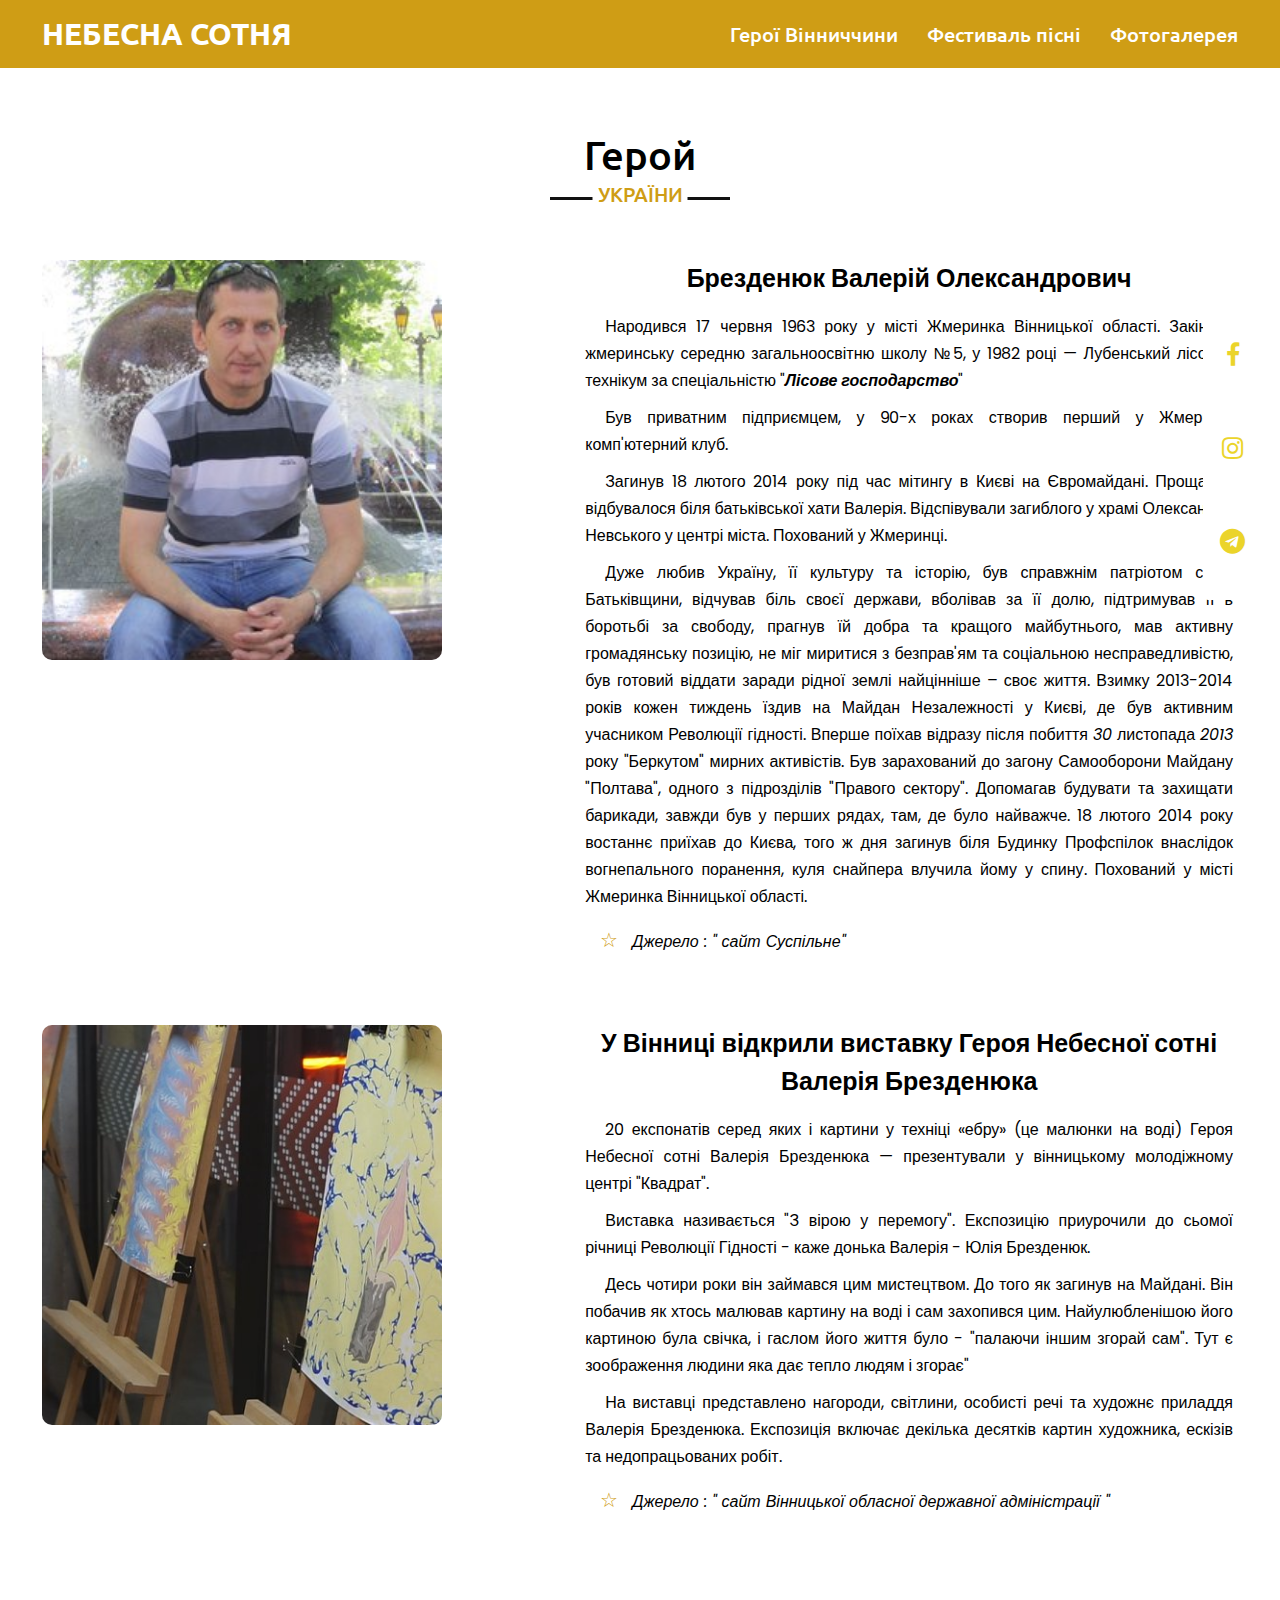
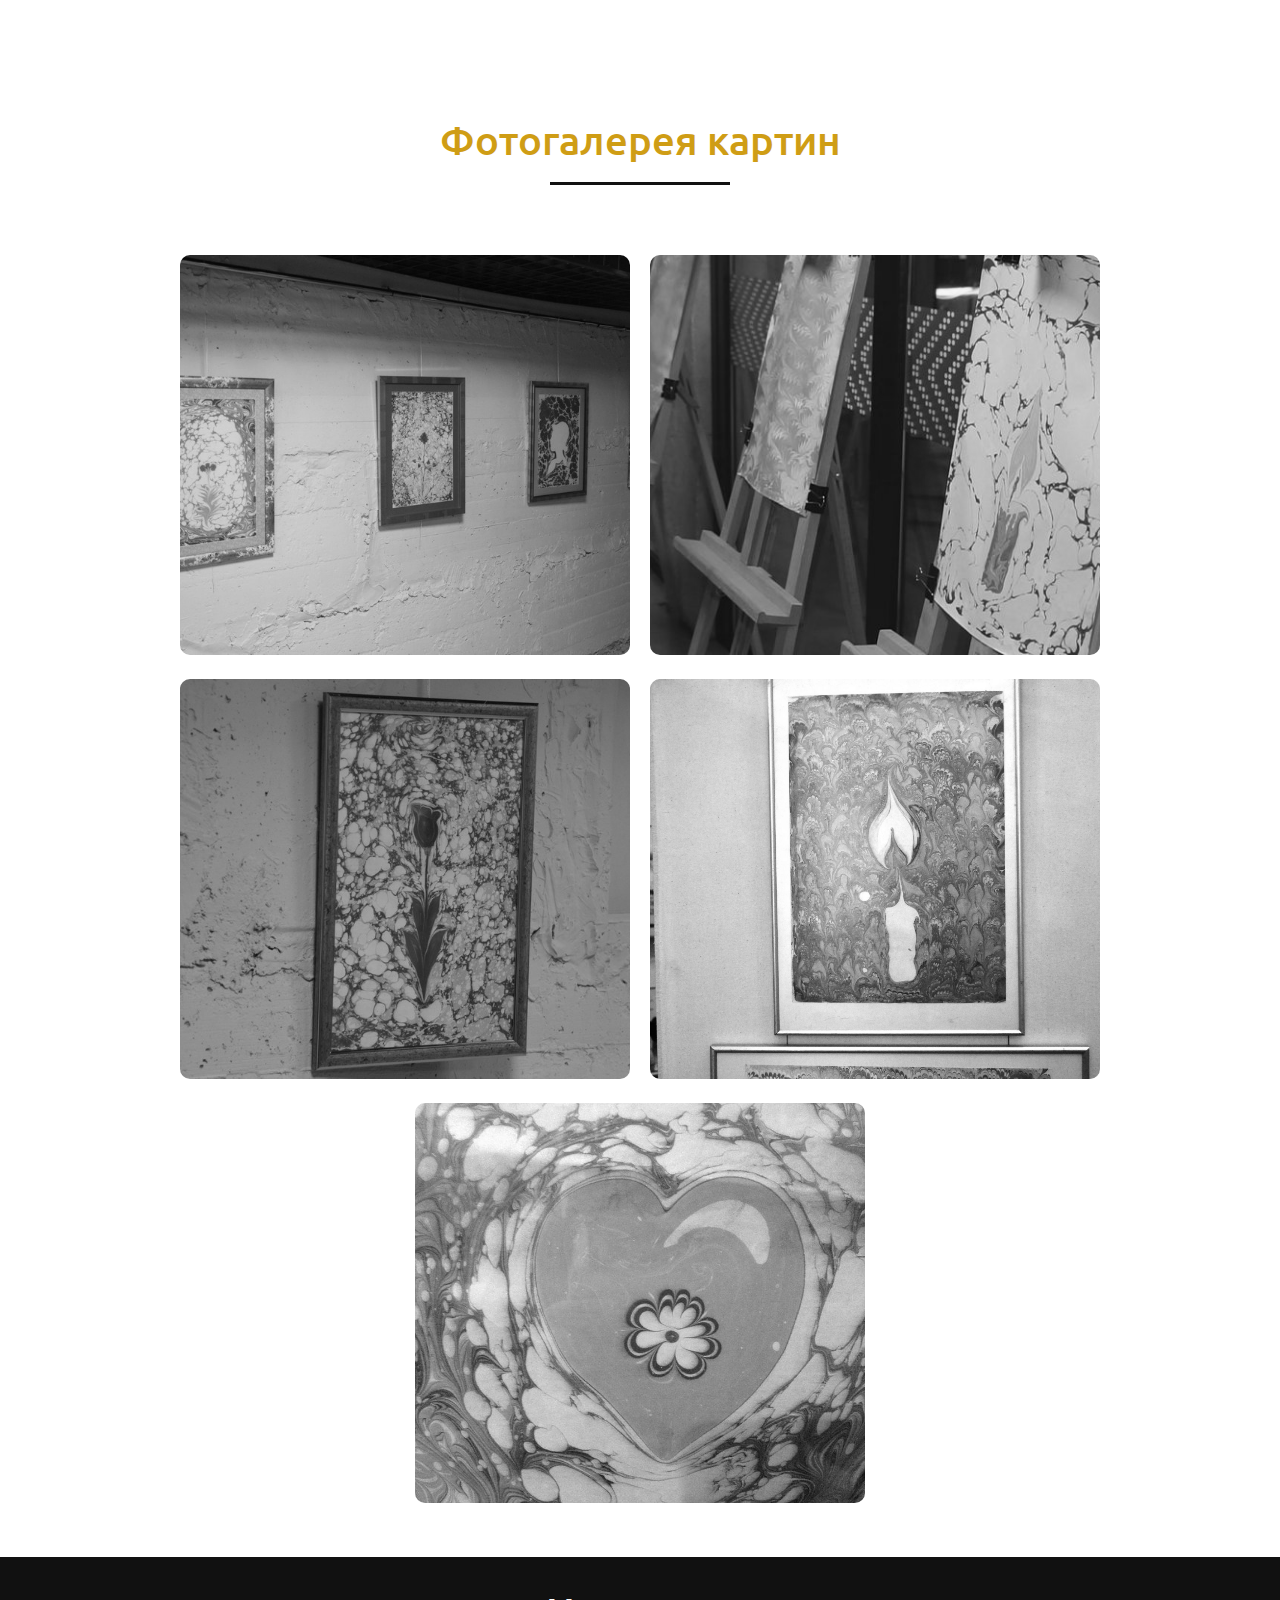
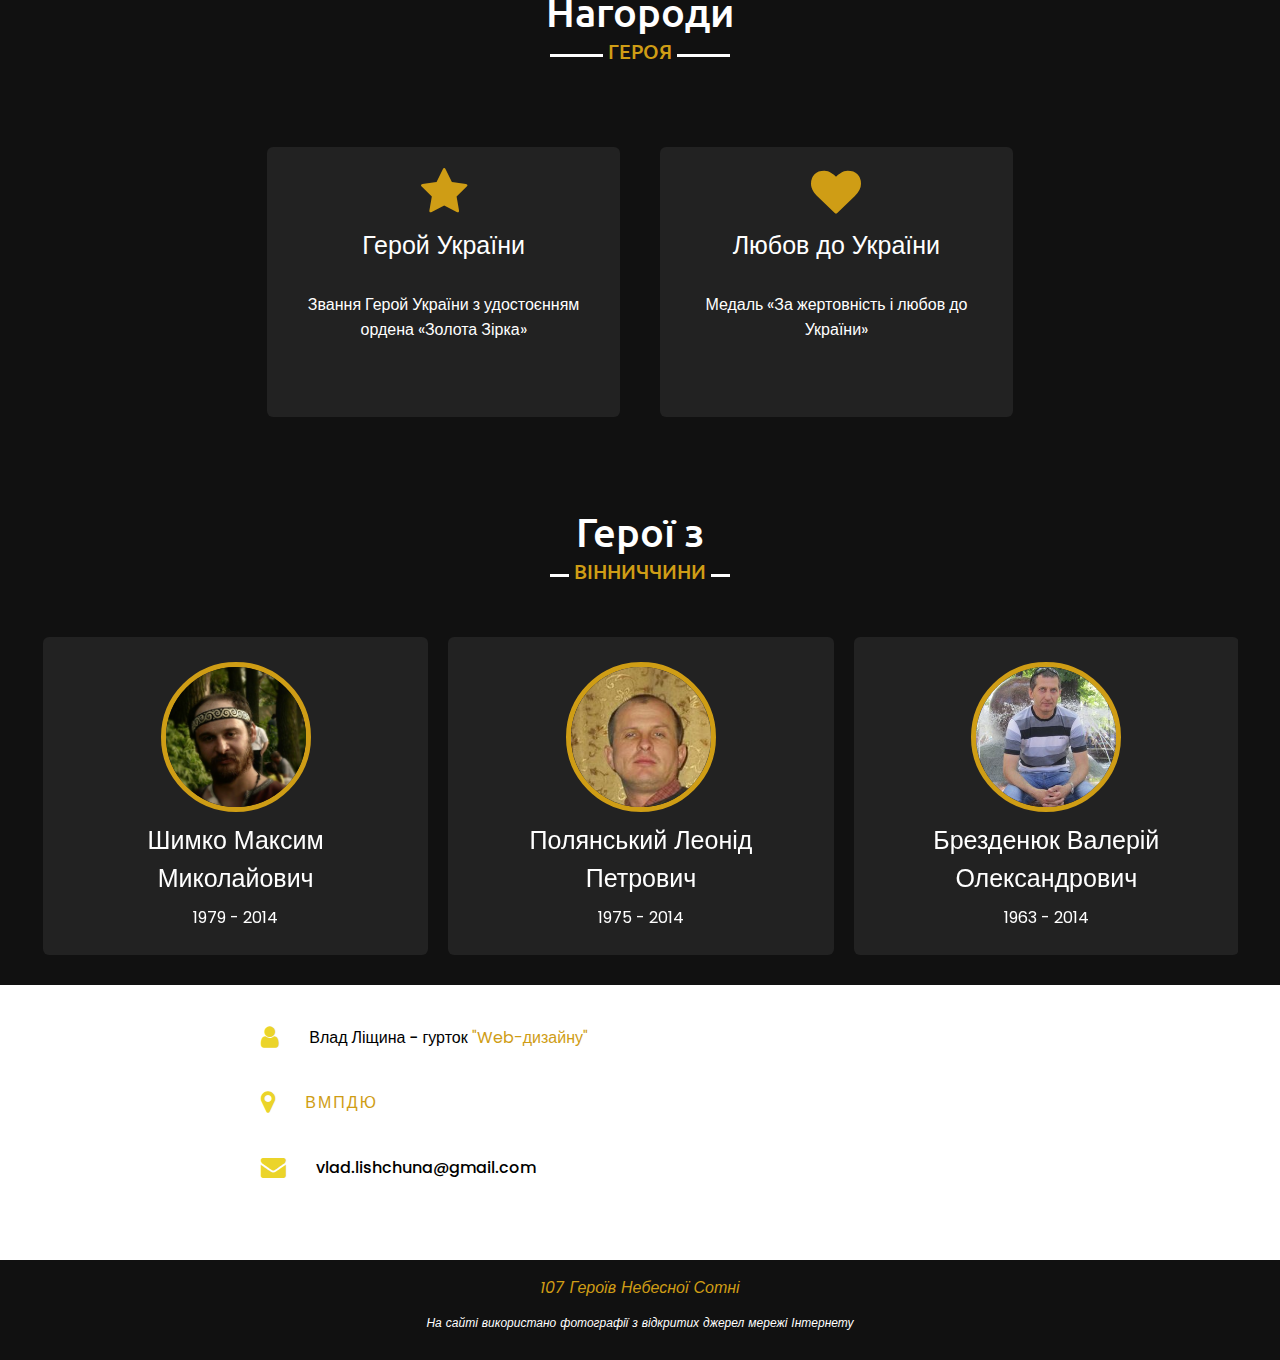
<file: profile/valery_brezdenyuk.html>
<!DOCTYPE html>
<html lang="ua">
<head>
    <meta charset="UTF-8">
    <meta name="viewport" content="width=device-width, initial-scale=1.0">
    <title>Брезденюк Валерій Олександрович</title>
    <meta http-equiv="X-UA-Compatible" content=" Народився 17 червня 1963 року у місті Жмеринка Вінницької області. Валерій Олександрович
                                                 Брезденюк Валерій Олександрович 1963-2014 Герой України">
    <link rel="shortcut icon" href="../images/logosites.png" type="image/x-icon">
    <link rel="stylesheet" href="../css/style.css">
    <link rel="stylesheet" type="text/css" href="https://fonts.googleapis.com/css2?family=Poppins:wght@400;500;600;700&family=Ubuntu:wght@400;500;700&display=swap">
    <link rel="stylesheet" type="text/css" href="https://stackpath.bootstrapcdn.com/font-awesome/4.7.0/css/font-awesome.min.css">
</head>
<body>
    <div class="scroll-up-btn">
        <i class="fa fa-angle-up" aria-hidden="true"></i>
    </div>
    <nav class="navbarf stickl">
        <div class="max-width">
            <div class="logo"><a href="../index.html">Небесна <span>Сотня</span></a></div>
            <ul class="menu">
                    <li><a href="#teams" class="menu-btn">Герої Вінниччини</a></li>
                    <li><a href="festival.html" class="menu-btn">Фестиваль пісні</a></li>
                    <li><a href="photo_gallery.html" class="menu-btn">Фотогалерея</a></li>
            </ul>
            <div class="menu-btn">
               <i class="fa fa-bars" aria-hidden="true"></i>
            </div>
        </div>
    </nav>
    <div class="sidebar">
        <div class="sidebar_con">
            <div class="icon-item">
                <a href="https://www.facebook.com/" taget="_blank" class="icon-link">
                    <i class="fa fa-facebook" aria-hidden="true"></i>
                </a>
            </div>
            <div class="icon-item">
                <a href="https://www.instagram.com/" target="_blank" class="icon-link">
                    <i class="fa fa-instagram" aria-hidden="true"></i>
                </a>
            </div>
            <div class="icon-item">
                <a href="https://web.telegram.org" target="_blank" class="icon-link">
                    <i class="fa fa-telegram" aria-hidden="true"></i>
                </a>
            </div>
        </div>
    </div>
    <!-- about section start -->
    <div class="section-content">
     <section class="about" id="about">
        <div class="max-width">
            <h2 class="title ">Герой</h2>
            <div class="about-content">
                <div class="column left">
                    <img src="../images/valery.jpg" alt=" Брезденюк Валерій Олександрович Народився 17 червня 1963 року у місті Жмеринка Вінницької області.">
                </div>
                <div class="column right">
                    <div class="text">Брезденюк Валерій Олександрович</div>

                    <p> Народився 17 червня 1963 року у місті Жмеринка Вінницької області. Закінчив жмеринську середню загальноосвітню школу №5, 
                        у 1982 році — Лубенський лісовий технікум за спеціальністю "<strong><em>Лісове господарство</em></strong>" 
                    </p>
                    <p>
                        Був приватним підприємцем, у 90-х роках створив перший у Жмеринці комп'ютерний клуб.
                    </p>
                    <p>
                        Загинув 18 лютого 2014 року під час мітингу в Києві на Євромайдані. Прощання відбувалося біля батьківської хати Валерія. 
                        Відспівували загиблого у храмі Олександра Невського у центрі міста. Похований у Жмеринці.
                    </p>
                    <p>
                        Дуже любив Україну, її культуру та історію, був справжнім патріотом своєї Батьківщини, відчував біль своєї держави, 
                        вболівав за її долю, підтримував її в боротьбі за свободу, прагнув їй добра та кращого майбутнього, мав активну громадянську позицію,
                        не міг миритися з безправ'ям та соціальною несправедливістю, був готовий віддати заради рідної землі найцінніше – своє життя. 
                        Взимку 2013-2014 років кожен тиждень їздив на Майдан Незалежності у Києві, де був активним учасником Революції гідності.
                        Вперше поїхав відразу після побиття <em>30</em> листопада <em>2013</em> року "Беркутом" мирних активістів. Був зарахований до загону Самооборони Майдану "Полтава", 
                        одного з підрозділів "Правого сектору". Допомагав будувати та захищати барикади, завжди був у перших рядах, там, де було найважче. 18 лютого 2014 року 
                        востаннє приїхав до Києва, того ж дня загинув біля Будинку Профспілок внаслідок вогнепального поранення, куля снайпера влучила йому у спину. Похований у
                        місті Жмеринка Вінницької області. 
                    </p>
                    <p>
                           <ul>
                                <li>
                                    <em> Джерело : 
                                         <a href="https://suspilne.media/105617-u-vinnici-vidkrili-vistavku-geroa-nebesnoi-sotni-valeria-brezdenuka/" target="_blank"> " сайт Суспільне" </a>
                                    </em>
                                </li>
                           </ul>
                        </p>
                </div>


                <div class="about-content">
                <div class="column left">
                    <img src="../images/art.jpg" alt="У Вінниці відкрили виставку Героя Небесної сотні Валерія Брезденюка ">
                </div>
                <div class="column right">
                    <div class="text">У Вінниці відкрили виставку Героя Небесної сотні Валерія Брезденюка</div>

                    <p> 
                        20 експонатів серед яких і картини у техніці «ебру» (це малюнки на воді) Героя Небесної сотні Валерія Брезденюка — презентували у вінницькому молодіжному центрі "Квадрат".
                    </p>
                    <p>
                        Виставка називається "З вірою у перемогу". Експозицію приурочили до сьомої річниці Революції Гідності - каже донька Валерія - Юлія Брезденюк.
                    </p>
                    <p>
                        Десь чотири роки він займався цим мистецтвом. До того як загинув на Майдані. Він побачив як хтось малював картину на воді і сам захопився цим. Найулюбленішою його картиною була свічка, і гаслом його життя було - "палаючи іншим згорай сам". Тут є зоображення людини яка дає тепло людям і згорає"
                    </p>
                    <p>
                        На виставці представлено нагороди, світлини, особисті речі та художнє приладдя Валерія Брезденюка. Експозиція включає декілька десятків картин художника, ескізів та недопрацьованих робіт.
                    </p>
                    <p>
                           <ul>
                                <li>
                                    <em> Джерело : 
                                         <a href="http://www.vin.gov.ua/departament-informatsiinoi-diialnosti-ta-komunikatsii-z-hromadskistiu/33983-na-vinnychchyni-vid kryly-vystavku-pamiati-heroia-ukrainy-ta-nebesnoi-sotni-valeriia-brezdeniuka-2" target="_blank">" сайт Вінницької обласної державної адміністрації "</a>
                                    </em>
                                </li>
                           </ul>
                        </p>
                </div>
            </div>
        </div>
    </section>

     <section id="gallery">
        <div class="max-width-g">
            <h1 class="title">
                Фотогалерея картин
            </h1>
            <div class="gallery">
                <div class="img-item">
                    <img src="../images/art1.JPG">
                </div>
                <div class="img-item">
                    <img src="../images/art.jpg">
                </div>
                <div class="img-item">
                    <img src="../images/art2.JPG">
                </div>
                <div class="img-item">
                    <img src="../images/art3.jpg">
                </div>
                <div class="img-item">
                    <img src="../images/art4.jpg">
                </div>
            </div>
        </div>
     </section>
    </div>
    <!-- services section start -->
    <section class="services" id="services">
        <div class="max-width">
            <h2 class="title">Нагороди</h2>
            <div class="serv-content">
                <div class="card">
                    <div class="box">
                        <i class="fa fa-star" aria-hidden="true"></i>
                        <div class="text"> Герой України</div>
                        <p>Звання Герой України з удостоєнням ордена «Золота Зірка»</p>
                    </div>
                </div>
                <div class="card">
                    <div class="box">
                        <i class="fa fa-heart" aria-hidden="true"></i>
                        <div class="text">Любов до України</div>
                        <p>Медаль «За жертовність і любов до України»</p>
                    </div>
                </div>
               </div>
            </div>
        </div>
    </section>

    

    <!-- teams section start -->
<section class="teams" id="teams">
        <div class="max-width">
            <h2 class="title">Герої з</h2>
            <div class="carousel owl-carousel">
                 <div class="card">
                   <a href="shimko_maxim.html"class="box">
                        <img src="../images/shimko.jpg" alt="">
                        <div class="text">Шимко Максим Миколайович</div>
                        <p>1979 - 2014</p>
                    </a>
                </div>
                <div class="card">
                    <a href="leonid_polyansky.html"class="box">
                        <img src="../images/leonid.jpg" alt="">
                        <div class="text">Полянський Леонід Петрович </div>
                        <p>1975 - 2014</p>
                    </a>
                        
                    
                </div>
                <div class="card">
                    <a href="valery_brezdenyuk.html"class="box">
                        <img src="../images/valery.jpg" alt="">
                        <div class="text">Брезденюк Валерій Олександрович</div>
                        <p>1963 - 2014</p>
                    </a>
                </div>
            </div>
        </div>
    </section>
   <section class="contact" id="contact">
        <div class="max-width">
            <div class="contact-content">
                <div class="column left">
                    <div class="icons">
                        <div class="row">
                            <i class="fa fa-user" aria-hidden="true"></i>
                            <div class="info">
                                <div class="head" class="aftor">Влад Ліщина - гурток <a href="https://www.facebook.com/vmpduweb/"  target="_blank" class="web">"Web-дизайну" </a></div>
                            </div>
                        </div>
                        <div class="row">
                            <i class="fa fa-map-marker" aria-hidden="true"></i>
                            <div class="info">
                                <div class="head"><a href="https://vmpdu.edu.vn.ua/" target="_blank" class="map_link">ВМПДЮ</a></div>
                            </div>
                        </div>
                        
                        <div class="row">
                           <i class="fa fa-envelope" aria-hidden="true"></i>
                            <div class="info">
                                <div class="head">
                                  <a href="mailto:vlad.lishchuna@gmail.com" class="email"> vlad.lishchuna@gmail.com</a>
                                </div>
                            </div>
                        </div>
                    </div>
                </div>
            </div>
        </div>
    </section>

    <!-- footer section start -->
     <footer>
        <em>
        <span>
            <a href="https://nebesnasotnya.com/" target="_blank"> 
                107 Героїв Небесної Сотні
            </a>
        </span>      
        </em>
        <br>
               

        <p class="footer-info">
            <em>
                На сайті використано фотографії з відкритих джерел мережі Інтернету
            </em>
        </p>

        
        <div class="sidebar_footer">
            <div class="sidebar_con_foter">
                <div class="icon-item">
                <a href="https://www.facebook.com/" taget="_blank" class="icon-link">
                    <i class="fa fa-facebook" aria-hidden="true"></i>
                </a>
            </div>
            <div class="icon-item">
                <a href="https://www.instagram.com/" taget="_blank"  class="icon-link">
                    <i class="fa fa-instagram" aria-hidden="true"></i>
                </a>
            </div>
            <div class="icon-item">
                <a href="https://web.telegram.org" class="icon-link">
                    <i class="fa fa-telegram" taget="_blank" aria-hidden="true"></i>
                </a>
            </div>
            </div>
        </div>
    </footer>



     <script src="../js/jquery/v3.js"></script>
    <script src="../js/jquery/typed.js"></script>
    <script src="../js/jquery/owl.carousel.js"></script>
    <script src="../js/script.js"></script>
</body>
</html>
</file>
<file: css/style.css>
*{
    margin: 0;
    padding: 0;
    box-sizing: border-box;
    text-decoration: none;
}
html{
    scroll-behavior: smooth;
}
body{
    min-width: auto;
}
/* custom scroll bar */
::-webkit-scrollbar {
    width: 10px;
}
::-webkit-scrollbar-track {
    background: #f1f1f1;
}
::-webkit-scrollbar-thumb {
    background: #888;
}

::-webkit-scrollbar-thumb:hover {
    background: #555;
}
.max-width{
    max-width: 1400px;
    padding: 0 42px;
    margin: auto;
}
.about, .services, .teams, .contact, footer{
    font-family: 'Poppins', sans-serif;
}
.about .about-content, 
.services .serv-content,
.contact .contact-content{
    display: flex;
    flex-wrap: wrap;
    height: auto;
    justify-content: space-between;
}
section{
    padding: 30px 0;
}
section .title ,.title-card{
    position: relative;
    text-align: center;
    font-size: 40px;
    font-weight: 500;
    margin-bottom: 60px;
    padding-bottom: 20px;
    font-family: 'Ubuntu', sans-serif;
}
section .title::before{
    content: "";
    position: absolute;
    bottom: 0px;
    left: 50%;
    width: 180px;
    height: 3px;
    background: #111;
    transform: translateX(-50%);
}
.max-width .title::after{
    position: absolute;
    bottom: -8px;
    left: 50%;
    font-size: 20px;
    color: #cf9d15;
    text-transform: uppercase;
    padding: 0 5px;
    background: #fff;
    transform: translateX(-50%);
}
.banner svg {
      position: absolute;
      left: 0;
      bottom: 0;
      width: 100%;
    }

    .banner svg path {
      fill: #fff;
    }
/* navbar styling */
.navbar{
    position: fixed;
    top: 0;
    width: 100%;
    z-index: 2;
    padding: 30px 0;
    font-family: 'Ubuntu', sans-serif;
    transition: all 0.3s ease;
}
.navbar.sticky{
    padding: 15px 0;
    background: #cf9d15;
}
.navbar .max-width{
    display: flex;
    align-items: center;
    justify-content: space-between;
}
.navbar .logo a{
    color: #fff;
    text-transform: uppercase;
    padding: 0;
    font-size: 30px;
    font-weight: 600;
}
.navbar .logo a span{
    color:#ebd42a;
    transition: all 0.3s ease;
}
.navbar.sticky .logo a span{
    color: #fff;
}

.navbar .menu li{
    list-style: none;
    display: inline-block;
}
.navbar .menu li a{
    display: block;
    color: #fff;
    font-size: 20px;
    font-weight: 500;
    margin-left: 25px;
    padding: 0;
    transition: color 0.3s ease;
}
.navbar .menu li a:hover{
    color: #ffe100;
}
.navbar.sticky .menu li a:hover{
    color: #fff;
}



.navbarf{
    position: fixed;
    top: 0;
    width: 100%;
    z-index: 2;
    padding: 30px 0;
    font-family: 'Ubuntu', sans-serif;
    transition: all 0.3s ease;
}
.navbarf{
    padding: 15px 0;
    background: #cf9d15;
}
.navbarf .max-width{
    display: flex;
    align-items: center;
    justify-content: space-between;
}
.navbarf .logo a{
    color: #fff;
    text-transform: uppercase;
    padding: 0;
    font-size: 30px;
    font-weight: 600;
}
.navbarf .menu li{
    list-style: none;
    display: inline-block;
}
.navbarf .menu li a{
    display: block;
    color: #fff;
    font-size: 20px;
    font-weight: 500;
    margin-left: 25px;
    padding: 0;
    transition: color 0.3s ease;
}

/* menu btn styling */
.menu-btn{
    color: #fff;
    font-size: 23px;
    cursor: pointer;
    display: none;
}
.scroll-up-btn{
    position: fixed;
    height: 45px;
    width: 42px;
    background: #cf9d15;
    right: 30px;
    bottom: 10px;
    text-align: center;
    line-height: 45px;
    color: #fff;
    z-index: 1;
    font-size: 30px;
    border-radius: 6px;
    border-bottom-width: 2px;
    cursor: pointer;
    opacity: 0;
    pointer-events: none;
    transition: all 0.3s ease;
}
.scroll-up-btn.show{
    bottom: 30px;
    opacity: 1;
    pointer-events: auto;
}
.scroll-up-btn:hover{
    filter: 90%;
}

  
/* home section styling */
.home{
    display: flex;
    background: url(".././images/fonhead.jpg") no-repeat center;
    height: 100vh;
    color: #fff;
    min-height: 500px;
    background-size: cover;
    background-attachment: fixed;
    font-family: 'Ubuntu', sans-serif;
}


.home .max-width{
    margin: auto 0 auto 30px;
}
.home .home-content .text-1{
    font-size: 27px;
}

.home .home-content .text-2{
    font-size: 4em;
    font-weight: 600;
    margin-left: -3px;
}
.home .home-content .text-3{
    font-size: 40px;
    margin: 5px 0;
}
.home .home-content .text-3 span{
    color: #ebd42a;
    font-weight: 500;
}
.home .home-content a{
    display: inline-block;
    background: #cf9d15;
    color: #fff;
    box-shadow: 0 0 40px rgba(0,0,0,0.5);
    font-size: 25px;
    padding: 12px 36px;
    margin-top: 20px;
    font-weight: 500;
    text-transform: uppercase;
    letter-spacing: 2px;
    border-radius: 6px;
    border: 2px solid #cf9d15;
    transition: all 0.3s ease;
}
.home .home-content a:hover{
    color: #ebd42a;
    background: none;
    box-shadow: 0 10px 40px rgba(0,0,0,0.5);
}
/*Sidebar*/

.sidebar .sidebar_con{
    height: 300px;
    width: 60px;
    padding-top: 20px; 
    background: #fff;
    border-radius: 5px;
    position: fixed;
    margin-top: auto;
    display: flex;
    flex-wrap: wrap;
    top: 50%;
    right: 1.35%;
    transform: translateY(-50%);
    z-index: 1;
}
.icon-item{
    margin:  auto;
    width: 50px;
    height: 50px;
    text-align: center;
}
.icon-link{
    text-decoration: none;
    color: #ebd42a;
    font-size: 25px;
    padding: 11px;
    border-radius: 5px;
    } 
.icon-link:hover {
    background-color: #ebd42a;
    cursor: pointer;
    color: #fff;
    transition: all 0.3s ease;
}
.section-content{
    margin-top: 100px;
}


/* about section styling */
.about .title::after{
    content: "України";
}
.about .about-content .left{
    width: 45%;
}
.about .about-content .left img{
    display: inline-block;
    height: 400px;
    width: 400px;
    object-fit: cover;
    border-radius: 10px;
}
.about-content{
    margin: 60px 0; 
}
.about .about-content .right{
    width: 55%;
}
.about .about-content .right .text{
    font-size: 25px;
    font-weight: 600;
    text-align: center;
    margin-bottom: 10px;
}
.about .about-content .right .text span{
    color: #ebd42a;
}
.about .about-content .right p{
    text-align: justify;
    padding: 5px 5px;
    vertical-align: top;
    line-height: 27px;
    text-indent: 20px;
}
.text-q span{
    font-style: italic;
}
.text-q span:before {
    font-family: 'Poppins', sans-serif;
    content: "\201c";
    font-size: 55px;
    color: #cf9d15;
    font-style: italic;
}

.about  .list_music {
    padding:0;
    list-style: none;
}
 .about  .list_music li{
    padding:6px;
}
.list_music li:before {
    padding-right:10px;
    color: #cf9d15;
    content: "\2606";
    font-size: 20px;
}
.h1 h1{
    text-align: center;
    font-size: 35px;
    color: #cf9d15;
    font-weight: 500;
    margin-bottom: 60px;
    padding-bottom: 20px;
    font-family: 'Ubuntu', sans-serif;
}
.about-content ul li{
    list-style: none;
    margin-left: 20px; 
}
.about-content ul li a{
    color: #000;
}
.about-content ul li:before {
    padding-right:10px;
    color: #cf9d15;
    content: "\2606";
    font-size: 20px;
}

/* services section styling */
.services, .teams{
    color:#fff;
    background: #111;
}
.services .title::before,
.teams .title::before{
    background: #fff;
}
.services .title::after,
.teams .title::after{
    background: #111;
    content: "Героя";
}
.services .serv-content .card{
    width: 30%;
    background: #222;
    text-align: center;
    border-radius: 6px;
    margin: 20px;
    min-height: 270px;
    padding: 20px 25px;
    transition: all 0.3s ease;
}
.services .serv-content .card p{
   
   padding-top: 20px;
}
.services .serv-content {
   display: flex;
   justify-content: center;
   padding: 10px;
}
.services .serv-content .card:hover{
    background: #cf9d15;
}
.services .serv-content .card .box{
    transition: all 0.3s ease;
}
.services .serv-content .card:hover .box{
    transform: scale(1.07);
}
.services .serv-content .card i{
    font-size: 50px;
    color: #cf9d15;
    transition: color 0.3s ease;
}
.services .serv-content .card:hover i{
    color: #fff;
}
.services .serv-content .card .text{
    font-size: 25px;
    font-weight: 500;
    margin: 10px 0 7px 0;
}

/*gallery*/
.max-width-g{
    max-width: 1450px;
    margin: auto;
    padding: 10px;
}
.max-width-g h1{
    color: #cf9d15;
}
div.gallery{
    display: flex;
    flex-wrap: wrap;
    justify-content: center;
    padding: auto;
    margin: auto;
}
.img-item>img{
    height: 400px;
    max-width: 450px;
    object-fit: cover;
    border-radius: 10px;
    transition: all 0.5s ease;
    filter: grayscale(100%);
}
.img-item{
    margin: 10px;
}
 .img-item>img:hover {
    transform: scale(1.05);
    filter: grayscale(0%);

}
/*timeline*/

.container {
     padding: 1em;
    font-family: 'Poppins', sans-serif;
}
.container h3{
    text-transform: uppercase;
}
.container h3 span{
    font-size: 25px;
}
 .timeline {
     position: relative;
     overflow: auto;
}
 .timeline:before {
     content: '';
     position: absolute;
     height: 100%;
     width: 5px;
     border-radius: 100px;
     background: #cf9d15;
     left: 0;
}
 .timeline h2 {
     background: #cf9d15;
     color: #fff;
     max-width: 6em;
     margin: 0 auto 1em;
     padding: 0.5em;
     text-align: center;
     border-radius: 10px;
     position: relative;
     clear: both;
}
 .timeline ul {
     list-style: none;
     margin-right: 10px; 
     padding: 0 0 0 1em;
     z-index: 1;
}
 .timeline li {
     background: #cf9d15;
     color: #fff;
     padding: 1em;
     margin-bottom: 1em;
     text-indent: 10px;
     position: relative;
}
 .timeline li:before {
     content: '';
     width: 0;
     height: 0;
     border-top: 1em solid #cf9d15;
     border-left: 1em solid transparent;
     position: absolute;
     left: -1em;
     top: 0;
}
 .timeline h3 {
     margin-top: 0;
}

/* video section styling */

.box-video{
    display: flex;
    flex-wrap: wrap;
    justify-content: center;

}
.video-item{
    padding: 10px;
} 

iframe{
    width: 510px;
    height: 310px;
}
/* teams section styling */
.teams .title::after{
    content: "Вінниччини";
}
.teams .carousel .card{
    background: #222;
    border-radius: 6px;
    padding: 25px 35px;
    text-align: center;
    overflow: hidden;
    align-items: center;
    transition: all 0.3s ease;
}
.teams .carousel .card:hover{
    background: #cf9d15;
}
.teams .carousel .card .box{
    display: flex;
    flex-direction: column;
    align-items: center;
    justify-content: center;
    transition: all 0.3s ease;
    text-decoration: none;
    color: #fff;
}
.teams .carousel .card:hover .box{
    transform: scale(1.05);
}
.teams .carousel .card .text{
    font-size: 25px;
    font-weight: 500;
    margin: 10px 0 7px 0;
}
.teams .carousel .card img{
    height: 150px;
    width: 150px;
    object-fit: cover;
    border-radius: 50%;
    border: 5px solid #cf9d15;
    transition: all 0.3s ease;
}
.teams .carousel .card:hover img{
    border-color: #fff;
}
.owl-dots{
    text-align: center;
    margin-top: 20px;
}
.owl-dot{
    height: 13px;
    width: 13px;
    margin: 0 5px;
    outline: none!important;
    border-radius: 50%;
    border: 2px solid #cf9d15!important;
    transition: all 0.3s ease;
}
.owl-dot.active{
    width: 35px;
    border-radius: 14px;
}
.owl-dot.active,
.owl-dot:hover{
    background: #cf9d15 !important;
}   
.owl-carousel .owl-stage-outer{
    position:relative;
    overflow:hidden;
}
.owl-carousel .owl-item{
    min-height:1px;
    float:left;
}
.owl-carousel .owl-item img{
    display:block;
    width:100%;
}
.owl-carousel .owl-dots.disabled,.owl-carousel .owl-nav.disabled{
    display:none;
}
.owl-loaded{
    display:block;
}

.owl-dot{
    background:none;
}
.owl-loading{
    display:block;
}


/* contact section styling */

.contact .title::after{
    content: "з нами";
}
.head .{
    font-weight: 700;
}
.contact .contact-content .column{
    display: block;
    width: 65%;
    margin: 0 auto;
    text-align: center;
}
.contact .contact-content .text{
    font-size: 20px;
    font-weight: 600;
    margin-bottom: 10px;
}
.contact .contact-content .left p{
    text-align: justify;
}
.contact .contact-content .left .icons{
    margin: 10px ;
}
.contact .contact-content .row{
    display: flex;
    height: 65px;
    text-align: center;
}
.contact .contact-content .row .info{
    margin-left: 30px;
}
.contact .contact-content .row i{
    font-size: 25px;
    color: #ebd42a;
}
.map_link{
    color:#cf9d15 ;
    font-weight: 400;
    letter-spacing: 2px;
}
.map_link:hover{
   text-decoration: underline;
}
.web{
    color:#cf9d15 ;
    font-weight: 400;
}
.web:hover{
   text-decoration: underline;
}
.contact .contact-content .row p{
    font-size: 15px;
}
.contact .contact-content .info .head{
    font-weight: 500;
}
.contact .contact-content .info .head .email{
    color: #000;
}
.contact .contact-content .info .sub-title{
    color: #333;
}


/* footer section styling */
footer{
    background: #111;
    padding: 15px 23px;
    color: #fff;
    text-align: center;
}
footer  a{
    color: #cf9d15;
    text-decoration: none;
}
footer  a:hover{
    text-decoration: underline;
}
.sidebar_con_foter{
    display: none;
    margin: 10px;
    padding: 0;  
}
.footer-info{
    margin: 10px;
    font-size: 12px;
    line-height: 25px;
    color: #fff;
}


/* responsive media query start */
@media  (max-width: 1300px) {
    .home .max-width,.max-width-g {
        margin-left: 0px;
    }
}

@media  (max-width: 1104px) {
    .about .about-content .left img, .gallery img{
        height: 350px;
        width: 350px;
    }

}

@media  (max-width: 991px) {
    .max-width, .max-width-g{
        padding: 0 50px;
    }
    .sidebar{
        display: none;
    }
    .sidebar_con_foter{
        display: inline-flex;
    }
    .about{
    margin-top: 0;
    }
     .img-item img {
    filter: grayscale(0%);

    }
        .menu-btn{
        display: block;
        z-index: 999;
    }
    .menu_con{
       margin-top: 50px;
    }
    .menu-btn i.active:before{
        content: "\f00d";
    }

    .navbar .menu , .navbarf .menu {
        position: fixed;
        height: 100vh;
        width: 100%;
        left: -100%;
        top: 0;
        background: #111;
        text-align: center;  
        padding:25% 0 ; 
        transition: all 0.3s ease;
    }
    .mune_box{
        align-items: center;
        justify-content: center;
    }
    .navbar .menu.active ,.navbarf .menu.active{
        left: 0;
    }
    .navbar .menu li ,.navbarf .menu li{
        display: block;
    }
    .navbar .menu li a, .navbarf .menu li a{
        display: inline-block;
        margin: 20px 0;
        font-size: 25px;
    }
}
@media  (max-width: 947px){

    .home .home-content .text-2{
        font-size: 70px;
    }
    .home .home-content .text-3{
        font-size: 35px;
    }
    .home .home-content a{
        font-size: 23px;
        padding: 10px 30px;
    }
    .max-width{
        max-width: 930px;
    }
    .about .about-content .column{
        width: 100%;
    }
    .about .about-content .left{
        display: flex;
        justify-content: center;
        margin: 0 auto 60px;
    }
    .about .about-content .right{
        flex: 100%;
    }
    .services .serv-content .card{
        width: calc(50% - 10px);
        margin-bottom: 20px;
    }
     .column, .contact .contact-content .column{
        width: 100%;
        margin-bottom: 35px;
    }
    
}

@media (max-width: 690px) {
    .max-width, .max-width-g{
        padding: 0 23px;
    }
    .home .home-content .text-2{
        font-size: 60px;
    }
    .home .home-content .text-3{
        font-size: 32px;
    }
    .home .home-content a{
        font-size: 20px;
    }
    .services .serv-content .card{
        width: 100%;
    }
     .timeline li:before {
     display: none;
    }

}

@media    (max-width: 510px) {

    .home .home-content .text-2{
        font-size: 35px;
    }
    .home .home-content .text-3{
        font-size: 27px;
    }
    .about .about-content img , .gallery img {
        margin: 5px;
        width: 100%;
        height: auto;
    }
    .about .about-content .left > img {
        width: 100%;
        margin: 5%;
    }
    .about .about-content .right .text, .left .text{
        font-size: 19px;
    }
    iframe{
        width: 300px;
        height: 210px;
    }
    
    .contact .right form .fields{
        flex-direction: column;
    }
    .contact .right form .name,
    .contact .right form .email{
        margin: 0;
    }
    .scroll-up-btn{
        right: 15px;
        bottom: 15px;
        height: 38px;
        width: 35px;
        font-size: 23px;
        line-height: 38px;
    }

}

/*min-wigth*/
 @media screen and (min-width: 690px) {
     .container {
         max-width: 100%;
         margin: 0 auto;
    }
     .timeline:before {
         left: 50%;
    }
     .timeline ul {
         padding-left: 0;
         max-width: 100%;
         margin: 0 auto;
    }
     .timeline li {
         width: 42%;
    }
     .timeline li:nth-child(even) {
         float: right;
         margin-top: 36px;
    }
     .timeline li:nth-child(odd) {
         float: left;
    }
     .timeline li:nth-child(odd):before {

         border-right: 1em solid transparent;
         right: -1em;
         left: auto;
    }
     .timeline li:nth-of-type(2n+1) {
         clear: both;
    }
}
</file>
